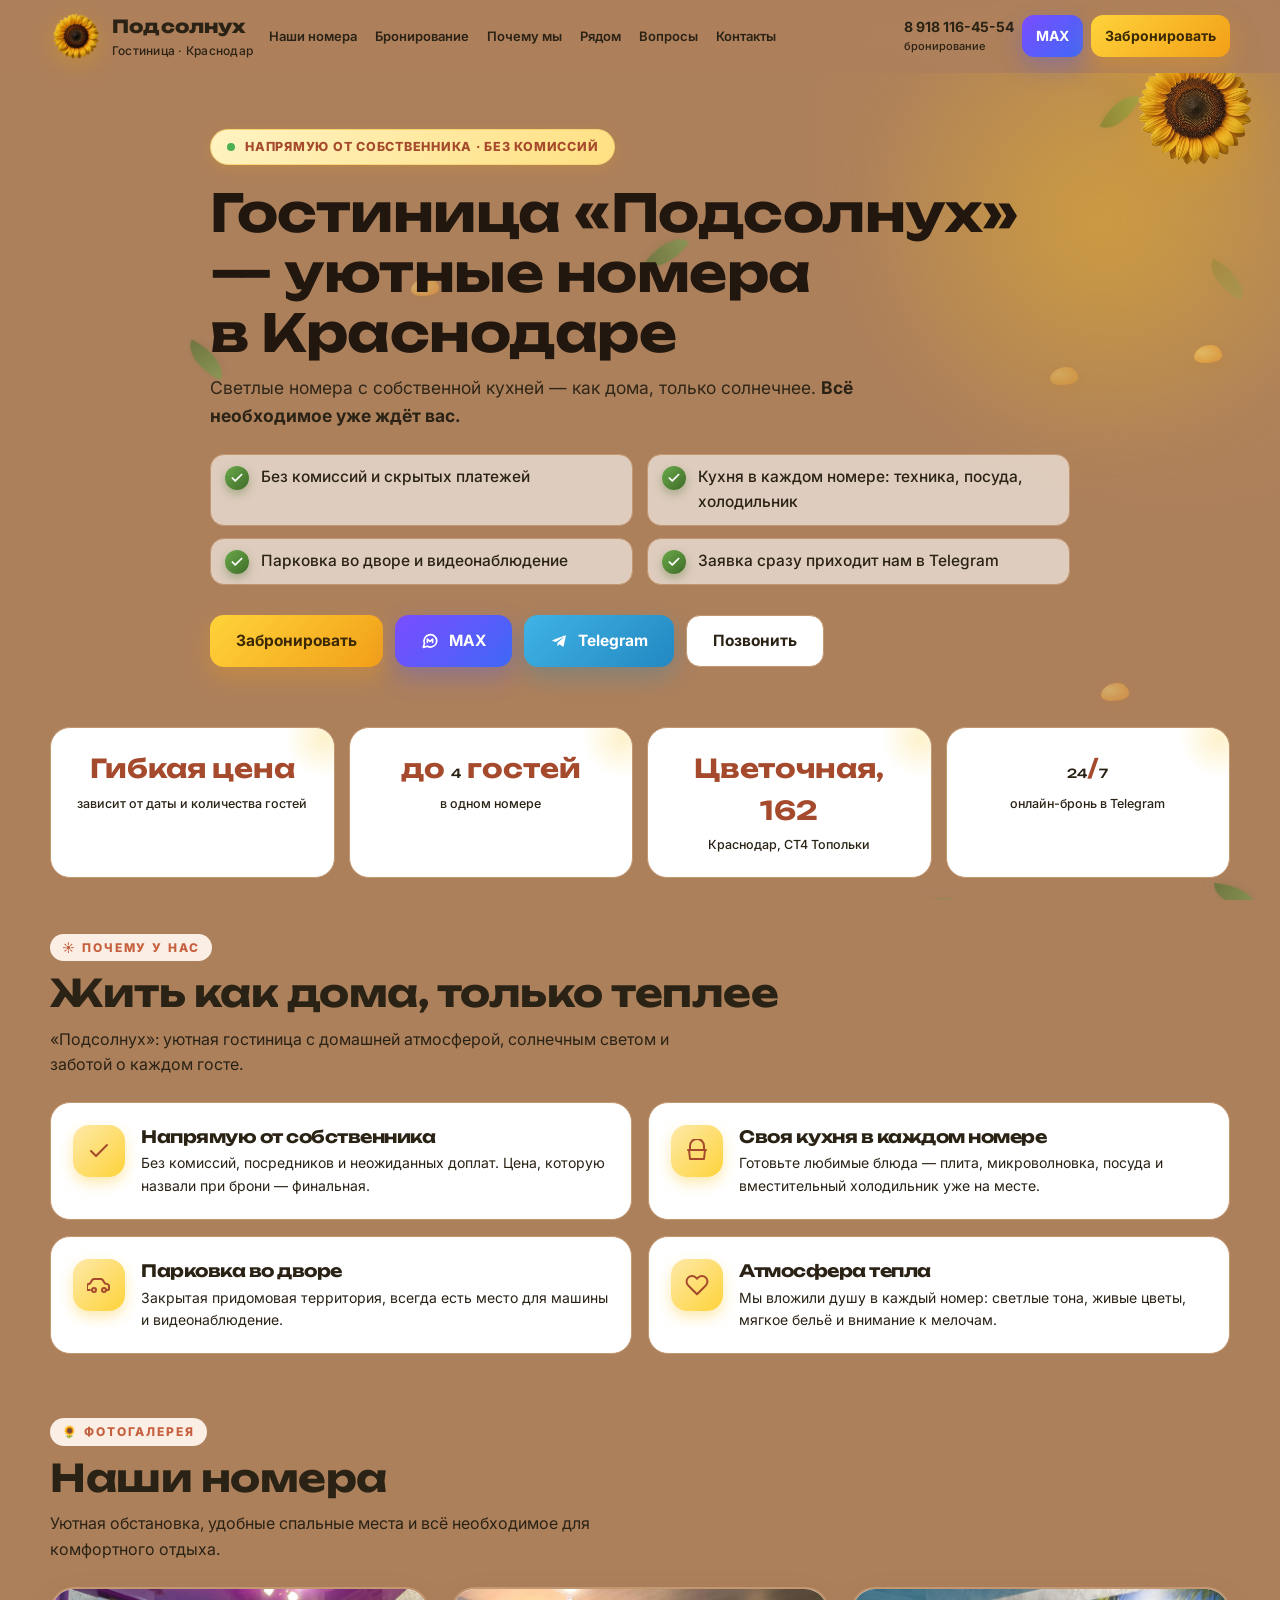
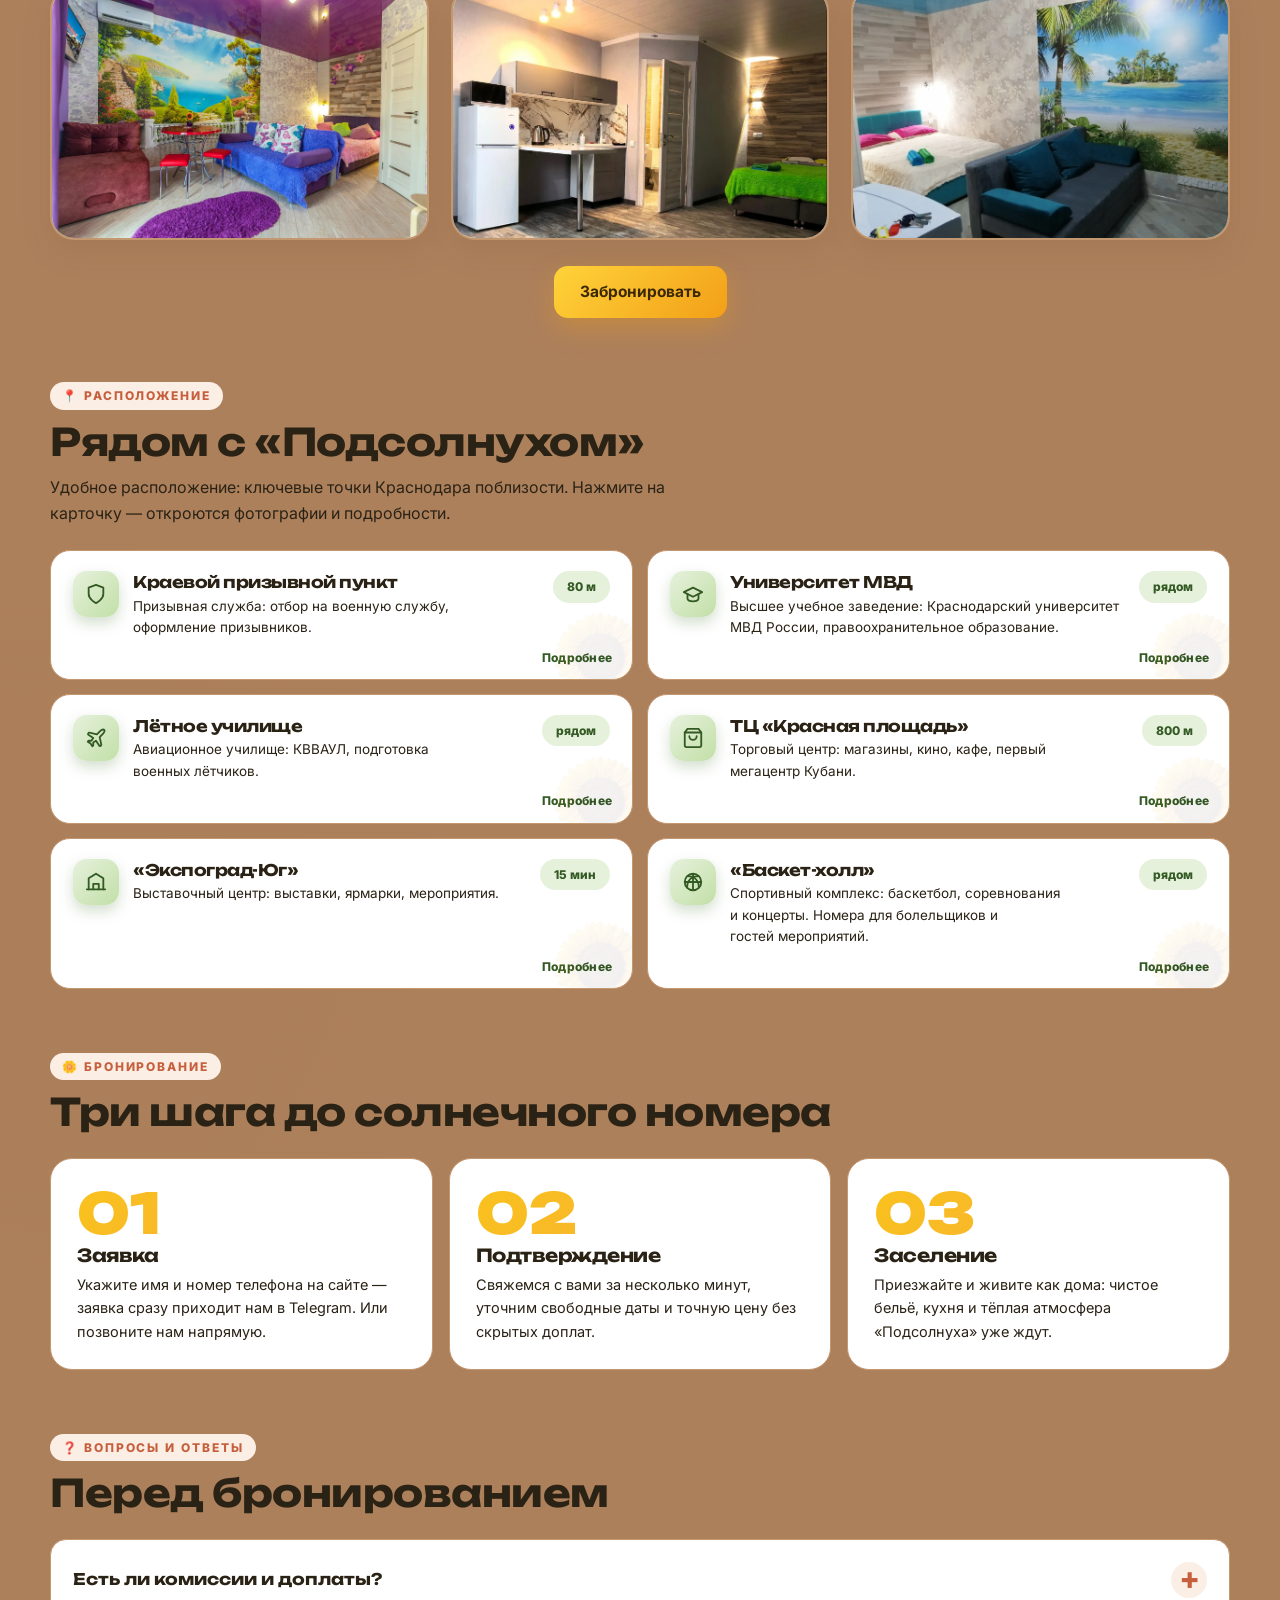
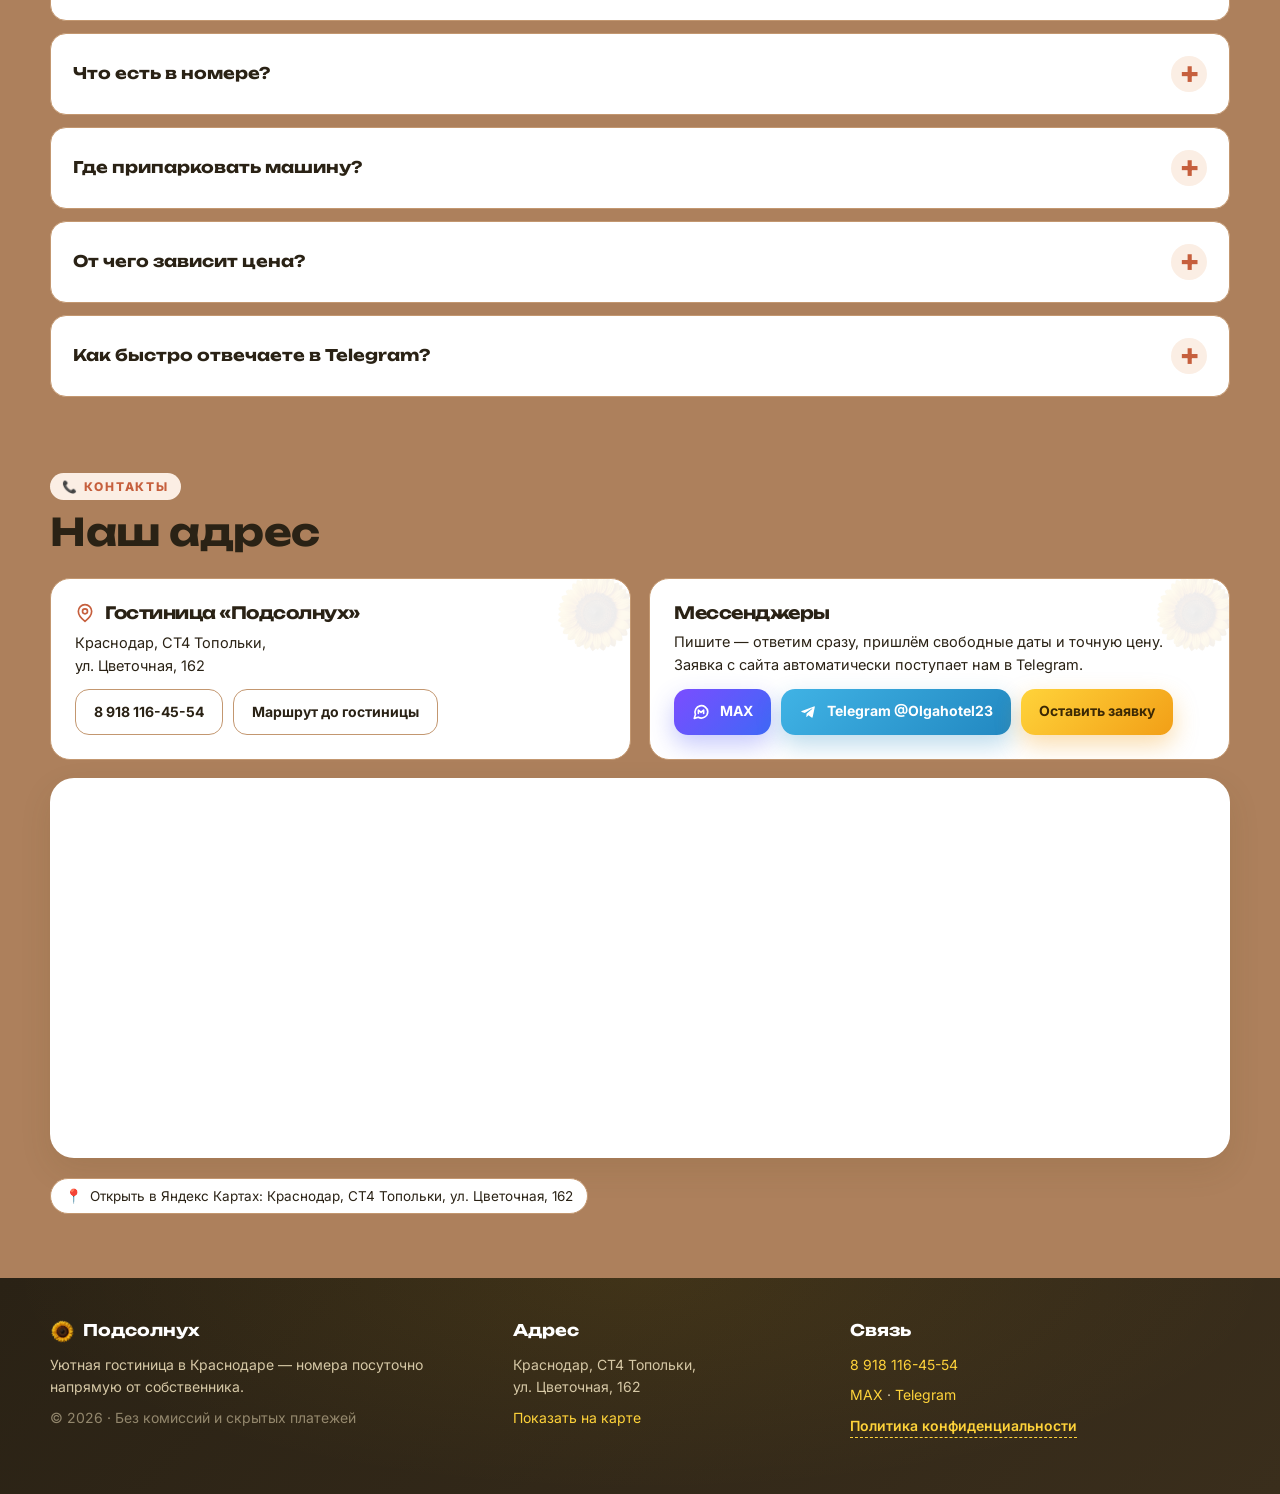
<file: index.html>
<!DOCTYPE html>
<html lang="ru">
<head>
<meta charset="UTF-8" />
<meta name="viewport" content="width=device-width, initial-scale=1, viewport-fit=cover" />
<title>Подсолнух — Гостиница в Краснодаре | Уютные номера посуточно</title>
<meta name="description" content="Гостиница «Подсолнух» в Краснодаре — уютные номера, своя кухня, парковка, видеонаблюдение. Цена зависит от даты и количества гостей — уточняйте по телефону 8 918 116-45-54." />
<meta name="theme-color" content="#ad805c" />
<meta name="color-scheme" content="light" />
<script>
/* Анимации появления включаем только при работающем JS: если скрипт не
   загрузился, класс снимается и весь контент остаётся видимым. */
(function () {
  var d = document.documentElement;
  d.classList.add('has-js');
  setTimeout(function () { if (!d.classList.contains('anim-ready')) d.classList.remove('has-js'); }, 2500);
})();
</script>
<meta property="og:type" content="website" />
<meta property="og:locale" content="ru_RU" />
<meta property="og:title" content="Подсолнух — уютные номера в Краснодаре" />
<meta property="og:description" content="Уютные номера, своя кухня и парковка. Цена зависит от даты и количества гостей — уточняйте по телефону." />
<meta property="og:image" content="https://podsolnuh.io/img/our-room-1.jpg" />
<link rel="canonical" href="https://podsolnuh.io/" />
<link rel="icon" href="img/favicon.png" type="image/png" sizes="128x128" />
<link rel="stylesheet" href="css/site.css?v=20261102-map-1" />

<!-- Preconnect for fonts -->
<link rel="preconnect" href="https://fonts.googleapis.com" />
<link rel="preconnect" href="https://fonts.gstatic.com" crossorigin />
<link href="https://fonts.googleapis.com/css2?family=Unbounded:wght@500;700;800;900&family=Inter:wght@400;500;600;700&display=swap" rel="stylesheet" />
<script type="application/ld+json">
{
  "@context": "https://schema.org",
  "@type": "Hotel",
  "name": "Гостиница «Подсолнух»",
  "description": "Уютные номера с кухней и парковкой в Краснодаре, напрямую от собственника.",
  "url": "https://podsolnuh.io/",
  "telephone": "+7-918-116-45-54",
  "image": "https://podsolnuh.io/img/our-room-1.jpg",
  "address": {
    "@type": "PostalAddress",
    "streetAddress": "СТ4 Топольки, ул. Цветочная, 162",
    "addressLocality": "Краснодар",
    "addressRegion": "Краснодарский край",
    "addressCountry": "RU"
  },
  "geo": {
    "@type": "GeoCoordinates",
    "latitude": 45.096534,
    "longitude": 38.990710
  },
  "hasMap": "https://yandex.ru/maps/35/krasnodar/house/tsvetochnaya_ulitsa_162/Z0EYfw5gTkQHQFpvfXx4d3lgYA==/?ll=38.990710%2C45.096534&z=17",
  "sameAs": ["https://t.me/Olgahotel23", "https://max.ru/u/f9LHodD0cOIbLwgK-CQN6QpeLWldb0OhTsbXg4qW7stL88F9IT36nmEuScw"]
}
</script>
</head>
<body>
<noscript><div class="noscript-notice">Чтобы оставить онлайн-заявку, включите JavaScript. Или позвоните: <a href="tel:+79181164554">8 918 116-45-54</a>.</div></noscript>

<!-- Декоративный фон: плавающие лепестки/листья -->
<div class="deco-layer" id="decoLayer" aria-hidden="true"></div>

<a class="skip-link" href="#main">Перейти к содержимому</a>

<!-- ====== ШАПКА ====== -->
<header id="header">
  <div class="wrap top">
    <a class="logo" href="#top" aria-label="Гостиница Подсолнух — на главную">
      <img class="logo-flower" src="img/sunflower.webp" alt="" aria-hidden="true" width="52" height="52" />
      <span class="logo-text">
        <strong>Подсолнух</strong>
        <span>Гостиница · Краснодар</span>
      </span>
    </a>
    <nav aria-label="Основная навигация">
      <ul>
        <li><a href="#our-rooms">Наши номера</a></li>
        <li><a href="rooms.html">Бронирование</a></li>
        <li><a href="#benefits">Почему мы</a></li>
        <li><a href="#near">Рядом</a></li>
        <li><a href="#faq">Вопросы</a></li>
        <li><a href="#contacts">Контакты</a></li>
      </ul>
    </nav>
    <div class="top-contacts">
      <a class="top-phone" href="tel:+79181164554">8 918 116-45-54<small>бронирование</small></a>
      <a class="btn max small header-max-btn" data-max href="https://max.ru/u/f9LHodD0cOIbLwgK-CQN6QpeLWldb0OhTsbXg4qW7stL88F9IT36nmEuScw" target="_blank" rel="noopener noreferrer">MAX</a>
      <a class="btn primary small header-book-btn" href="rooms.html">Забронировать</a>
    </div>
  </div>
</header>

<main id="main">
<div class="wrap" id="top">

  <!-- ====== HERO ====== -->
  <section class="hero" aria-labelledby="hero-title">
    <!-- большой подсолнух -->
    <img class="big-sunflower" src="img/sunflower.webp" alt="" aria-hidden="true" width="150" height="150" />

    <div class="hero-copy reveal-left">
      <p class="kicker"><span class="dot"></span>Напрямую от собственника · без комиссий</p>
      <h1 id="hero-title">Гостиница «Подсолнух» — уютные номера в&nbsp;Краснодаре</h1>
      <p class="lead">Светлые номера с собственной кухней — как дома, только солнечнее. <b>Всё необходимое уже ждёт вас.</b></p>
      <ul class="hero-points">
        <li><span class="check" aria-hidden="true"><svg width="14" height="14" viewBox="0 0 24 24" fill="none" stroke="#fff" stroke-width="3" stroke-linecap="round" stroke-linejoin="round"><path d="M20 6 9 17l-5-5"/></svg></span>Без комиссий и скрытых платежей</li>
        <li><span class="check" aria-hidden="true"><svg width="14" height="14" viewBox="0 0 24 24" fill="none" stroke="#fff" stroke-width="3" stroke-linecap="round" stroke-linejoin="round"><path d="M20 6 9 17l-5-5"/></svg></span>Кухня в каждом номере: техника, посуда, холодильник</li>
        <li><span class="check" aria-hidden="true"><svg width="14" height="14" viewBox="0 0 24 24" fill="none" stroke="#fff" stroke-width="3" stroke-linecap="round" stroke-linejoin="round"><path d="M20 6 9 17l-5-5"/></svg></span>Парковка во дворе и&nbsp;видеонаблюдение</li>
        <li><span class="check" aria-hidden="true"><svg width="14" height="14" viewBox="0 0 24 24" fill="none" stroke="#fff" stroke-width="3" stroke-linecap="round" stroke-linejoin="round"><path d="M20 6 9 17l-5-5"/></svg></span>Заявка сразу приходит нам в&nbsp;Telegram</li>
      </ul>
      <div class="cta-row">
        <a class="btn primary" href="rooms.html">Забронировать</a>
        <a class="btn max" data-max href="https://max.ru/u/f9LHodD0cOIbLwgK-CQN6QpeLWldb0OhTsbXg4qW7stL88F9IT36nmEuScw" target="_blank" rel="noopener noreferrer">
          <svg width="18" height="18" viewBox="0 0 24 24" fill="none" stroke="currentColor" stroke-width="2.2" stroke-linecap="round" stroke-linejoin="round" aria-hidden="true"><path d="M21 11.5a8.5 8.5 0 0 1-12.7 7.4L3 20.5l1.6-5.3A8.5 8.5 0 1 1 21 11.5z"/><path d="M8.5 14v-4.5L12 12.5l3.5-3V14"/></svg>
          MAX
        </a>
        <a class="btn tg" href="https://t.me/Olgahotel23" target="_blank" rel="noopener noreferrer">
          <svg width="18" height="18" viewBox="0 0 24 24" fill="currentColor" aria-hidden="true"><path d="M9.78 18.65l.28-4.23 7.68-6.92c.34-.31-.07-.46-.52-.19L7.74 13.3 3.64 12c-.88-.25-.89-.86.2-1.3l15.97-6.16c.73-.33 1.43.18 1.15 1.3l-2.72 12.81c-.19.91-.74 1.13-1.5.71L12.6 16.3l-1.99 1.93c-.23.23-.42.42-.83.42z"/></svg>
          Telegram
        </a>
        <a class="btn ghost" href="tel:+79181164554">Позвонить</a>
      </div>
    </div>

  </section>

  <!-- ====== ЦИФРЫ ====== -->
  <ul class="stats" aria-label="Коротко о гостинице">
    <li class="stat reveal-scale"><b>Гибкая цена</b><span>зависит от даты и количества гостей</span></li>
    <li class="stat reveal-scale d1"><b>до <span class="stat-num" data-count="4">4</span> гостей</b><span>в одном номере</span></li>
    <li class="stat reveal-scale d2"><b>Цветочная, 162</b><span>Краснодар, СТ4 Топольки</span></li>
    <li class="stat reveal-scale d3"><b><span class="stat-num" data-count="24">24</span>/<span class="stat-num" data-count="7">7</span></b><span>онлайн-бронь в Telegram</span></li>
  </ul>

  <!-- ====== ПРЕИМУЩЕСТВА ====== -->
  <section id="benefits" aria-labelledby="benefits-title">
    <div class="sec-head reveal">
      <p class="sec-kicker">☀️ Почему у нас</p>
      <h2 id="benefits-title">Жить как дома, только теплее</h2>
      <p class="sec-sub">«Подсолнух»: уютная гостиница с домашней атмосферой, солнечным светом и заботой о каждом госте.</p>
    </div>
    <div class="benefits">
      <div class="benefit reveal">
        <div class="benefit-icon" aria-hidden="true"><svg width="24" height="24" viewBox="0 0 24 24" fill="none" stroke="currentColor" stroke-width="2" stroke-linecap="round" stroke-linejoin="round"><path d="M20 6 9 17l-5-5"/></svg></div>
        <div><h3>Напрямую от собственника</h3><p>Без комиссий, посредников и неожиданных доплат. Цена, которую назвали при брони — финальная.</p></div>
      </div>
      <div class="benefit reveal d1">
        <div class="benefit-icon" aria-hidden="true"><svg width="24" height="24" viewBox="0 0 24 24" fill="none" stroke="currentColor" stroke-width="2" stroke-linecap="round" stroke-linejoin="round"><path d="M3 11h18"/><path d="M5 11V7a7 7 0 0 1 14 0v4"/><path d="M4 11l1 9h14l1-9"/></svg></div>
        <div><h3>Своя кухня в каждом номере</h3><p>Готовьте любимые блюда — плита, микроволновка, посуда и вместительный холодильник уже на месте.</p></div>
      </div>
      <div class="benefit reveal">
        <div class="benefit-icon" aria-hidden="true"><svg width="24" height="24" viewBox="0 0 24 24" fill="none" stroke="currentColor" stroke-width="2" stroke-linecap="round" stroke-linejoin="round"><path d="M19 17h2c.6 0 1-.4 1-1v-3c0-.9-.7-1.7-1.5-1.9L18 10.5l-2.4-3.6c-.4-.6-1-.9-1.7-.9H7c-.7 0-1.3.3-1.7.9L3 10.5 1.5 11c-.8.3-1.5 1-1.5 2v3c0 .6.4 1 1 1h2"/><circle cx="7" cy="17" r="2"/><circle cx="17" cy="17" r="2"/></svg></div>
        <div><h3>Парковка во дворе</h3><p>Закрытая придомовая территория, всегда есть место для машины и видеонаблюдение.</p></div>
      </div>
      <div class="benefit reveal d1">
        <div class="benefit-icon" aria-hidden="true"><svg width="24" height="24" viewBox="0 0 24 24" fill="none" stroke="currentColor" stroke-width="2" stroke-linecap="round" stroke-linejoin="round"><path d="M20.84 4.61a5.5 5.5 0 0 0-7.78 0L12 5.67l-1.06-1.06a5.5 5.5 0 0 0-7.78 7.78l1.06 1.06L12 21.23l7.78-7.78 1.06-1.06a5.5 5.5 0 0 0 0-7.78z"/></svg></div>
        <div><h3>Атмосфера тепла</h3><p>Мы вложили душу в каждый номер: светлые тона, живые цветы, мягкое бельё и внимание к мелочам.</p></div>
      </div>
    </div>
  </section>

  <!-- ====== НАШИ НОМЕРА ====== -->
  <section id="our-rooms" aria-labelledby="our-rooms-title">
    <div class="sec-head reveal">
      <p class="sec-kicker">🌻 Фотогалерея</p>
      <h2 id="our-rooms-title">Наши номера</h2>
      <p class="sec-sub">Уютная обстановка, удобные спальные места и всё необходимое для комфортного отдыха.</p>
    </div>
    <div class="our-rooms-grid">
      <figure class="our-room-card is-featured reveal" data-gallery-item data-full="img/our-room-1.jpg" data-webp="img/our-room-1.webp" data-alt="Просторный номер с зоной отдыха, диваном и двуспальной кроватью">
        <picture>
          <source srcset="img/our-room-1.webp" type="image/webp" />
          <img src="img/our-room-1.jpg" alt="Просторный номер с зоной отдыха, диваном и двуспальной кроватью" width="1600" height="1067" loading="lazy" decoding="async" />
        </picture>
      </figure>
      <figure class="our-room-card reveal d1" data-gallery-item data-full="img/our-room-5.jpg" data-webp="img/our-room-5.webp" data-alt="Уютная студия с кухонной зоной, холодильником и кроватью с зелёным покрывалом">
        <picture>
          <source srcset="img/our-room-5.webp" type="image/webp" />
          <img src="img/our-room-5.jpg" alt="Уютная студия с кухонной зоной, холодильником и кроватью с зелёным покрывалом" width="1600" height="1067" loading="lazy" decoding="async" />
        </picture>
      </figure>
      <figure class="our-room-card reveal" data-gallery-item data-full="img/our-room-4.jpg" data-webp="img/our-room-4.webp" data-alt="Комфортный номер с кроватью, диваном и морским панно">
        <picture>
          <source srcset="img/our-room-4.webp" type="image/webp" />
          <img src="img/our-room-4.jpg" alt="Комфортный номер с кроватью, диваном и морским панно" width="1600" height="1067" loading="lazy" decoding="async" />
        </picture>
      </figure>
    </div>
    <div class="our-rooms-cta reveal">
      <a class="btn primary" href="rooms.html">Забронировать</a>
    </div>
  </section>

  <!-- ====== РЯДОМ ====== -->
  <section id="near" aria-labelledby="near-title">
    <div class="sec-head reveal">
      <p class="sec-kicker">📍 Расположение</p>
      <h2 id="near-title">Рядом с «Подсолнухом»</h2>
      <p class="sec-sub">Удобное расположение: ключевые точки Краснодара поблизости. Нажмите на карточку — откроются фотографии и подробности.</p>
    </div>
    <div class="near">
      <a class="near-card reveal" href="near/prizyvnoy-punkt.html"><div class="near-icon" aria-hidden="true"><svg width="22" height="22" viewBox="0 0 24 24" fill="none" stroke="currentColor" stroke-width="2" stroke-linecap="round" stroke-linejoin="round"><path d="M12 22s8-4 8-10V5l-8-3-8 3v7c0 6 8 10 8 10z"/></svg></div><div><h3>Краевой призывной пункт</h3><p>Призывная служба: отбор на военную службу, оформление призывников.</p></div><span class="near-dist">80 м</span></a>
      <a class="near-card reveal d1" href="near/universitet-mvd.html"><div class="near-icon" aria-hidden="true"><svg width="22" height="22" viewBox="0 0 24 24" fill="none" stroke="currentColor" stroke-width="2" stroke-linecap="round" stroke-linejoin="round"><path d="M22 10 12 5 2 10l10 5 10-5z"/><path d="M6 12v5c0 1.7 2.7 3 6 3s6-1.3 6-3v-5"/></svg></div><div><h3>Университет МВД</h3><p>Высшее учебное заведение: Краснодарский университет МВД России, правоохранительное образование.</p></div><span class="near-dist">рядом</span></a>
      <a class="near-card reveal d2" href="near/letnoe-uchilishche.html"><div class="near-icon" aria-hidden="true"><svg width="22" height="22" viewBox="0 0 24 24" fill="none" stroke="currentColor" stroke-width="2" stroke-linecap="round" stroke-linejoin="round"><path d="M17.8 19.2 16 11l3.5-3.5C21 6 21.5 4 21 3c-1-.5-3 0-4.5 1.5L13 8 4.8 6.2c-.5-.1-.9.1-1.1.5l-.3.5c-.2.5-.1 1 .3 1.3L9 12l-2 3H4l-1 1 3 2 2 3 1-1v-3l3-2 3.5 5.3c.3.4.8.5 1.3.3l.5-.2c.4-.3.6-.7.5-1.2z"/></svg></div><div><h3>Лётное училище</h3><p>Авиационное училище: КВВАУЛ, подготовка военных лётчиков.</p></div><span class="near-dist">рядом</span></a>
      <a class="near-card reveal" href="near/trc-krasnaya-ploshchad.html"><div class="near-icon" aria-hidden="true"><svg width="22" height="22" viewBox="0 0 24 24" fill="none" stroke="currentColor" stroke-width="2" stroke-linecap="round" stroke-linejoin="round"><path d="M6 2 3 6v14a2 2 0 0 0 2 2h14a2 2 0 0 0 2-2V6l-3-4z"/><path d="M3 6h18"/><path d="M16 10a4 4 0 0 1-8 0"/></svg></div><div><h3>ТЦ «Красная площадь»</h3><p>Торговый центр: магазины, кино, кафе, первый мегацентр Кубани.</p></div><span class="near-dist">800 м</span></a>
      <a class="near-card reveal d1" href="near/ekspograd-yug.html"><div class="near-icon" aria-hidden="true"><svg width="22" height="22" viewBox="0 0 24 24" fill="none" stroke="currentColor" stroke-width="2" stroke-linecap="round" stroke-linejoin="round"><path d="M2 20h20"/><path d="M4 20V8l8-5 8 5v12"/><path d="M9 20v-6h6v6"/></svg></div><div><h3>«Экспоград-Юг»</h3><p>Выставочный центр: выставки, ярмарки, мероприятия.</p></div><span class="near-dist">15 мин</span></a>
      <a class="near-card reveal d2" href="near/basket-holl.html"><div class="near-icon" aria-hidden="true"><svg width="22" height="22" viewBox="0 0 24 24" fill="none" stroke="currentColor" stroke-width="2"><circle cx="12" cy="12" r="9"/><path d="M3 12h18M12 3v18M5.6 5.6c8 0 12.8 4.8 12.8 12.8M18.4 5.6c-8 0-12.8 4.8-12.8 12.8"/></svg></div><div><h3>«Баскет-холл»</h3><p>Спортивный комплекс: баскетбол, соревнования и концерты. Номера для болельщиков и гостей мероприятий.</p></div><span class="near-dist">рядом</span></a>
    </div>
  </section>

  <!-- ====== ШАГИ ====== -->
  <section id="steps" aria-labelledby="steps-title">
    <div class="sec-head reveal">
      <p class="sec-kicker">🌼 Бронирование</p>
      <h2 id="steps-title">Три шага до солнечного номера</h2>
    </div>
    <div class="steps">
      <div class="step reveal"><h3>Заявка</h3><p>Укажите имя и номер телефона на сайте — заявка сразу приходит нам в Telegram. Или позвоните нам напрямую.</p></div>
      <div class="step reveal d1"><h3>Подтверждение</h3><p>Свяжемся с вами за несколько минут, уточним свободные даты и точную цену без скрытых доплат.</p></div>
      <div class="step reveal d2"><h3>Заселение</h3><p>Приезжайте и живите как дома: чистое бельё, кухня и тёплая атмосфера «Подсолнуха» уже ждут.</p></div>
    </div>
  </section>

  <!-- ====== FAQ ====== -->
  <section id="faq" aria-labelledby="faq-title">
    <div class="sec-head reveal">
      <p class="sec-kicker">❓ Вопросы и ответы</p>
      <h2 id="faq-title">Перед бронированием</h2>
    </div>
    <details class="faq-item reveal"><summary>Есть ли комиссии и доплаты?</summary><p>Нет. Вы бронируете напрямую — без комиссий и скрытых платежей.</p></details>
    <details class="faq-item reveal"><summary>Что есть в номере?</summary><p>Кухонная зона с техникой и посудой, холодильник, удобные спальные места, свежее бельё, полотенца, душ и туалет. Останется только купить продукты.</p></details>
    <details class="faq-item reveal"><summary>Где припарковать машину?</summary><p>На закрытой придомовой территории с видеонаблюдением.</p></details>
    <details class="faq-item reveal"><summary>От чего зависит цена?</summary><p>Стоимость зависит от даты, срока проживания и количества гостей. Актуальную цену уточняйте по телефону.</p></details>
    <details class="faq-item reveal"><summary>Как быстро отвечаете в Telegram?</summary><p>Обычно за несколько минут. Заявка с сайта приходит нам мгновенно — и мы сразу связываемся с гостем.</p></details>
  </section>

  <!-- ====== КОНТАКТЫ ====== -->
  <section id="contacts" aria-labelledby="contacts-title">
    <div class="sec-head reveal">
      <p class="sec-kicker">📞 Контакты</p>
      <h2 id="contacts-title">Наш адрес</h2>
    </div>
    <div class="contacts-grid">
      <div class="addr-card reveal">
        <h3>
          <svg width="20" height="20" viewBox="0 0 24 24" fill="none" stroke="#c65f3d" stroke-width="2" stroke-linecap="round" stroke-linejoin="round" aria-hidden="true"><path d="M20 10c0 6-8 12-8 12s-8-6-8-12a8 8 0 0 1 16 0z"/><circle cx="12" cy="10" r="3"/></svg>
          Гостиница «Подсолнух»
        </h3>
        <p>Краснодар, СТ4 Топольки,<br>ул. Цветочная, 162</p>
        <div class="mess-row">
          <a class="btn ghost" href="tel:+79181164554">8 918 116-45-54</a>
          <a class="btn ghost" href="https://yandex.ru/maps/35/krasnodar/house/tsvetochnaya_ulitsa_162/Z0EYfw5gTkQHQFpvfXx4d3lgYA==/?ll=38.990710%2C45.096534&amp;z=17" target="_blank" rel="noopener noreferrer">Маршрут до гостиницы</a>
        </div>
      </div>
      <div class="addr-card reveal d1">
        <h3>Мессенджеры</h3>
        <p>Пишите — ответим сразу, пришлём свободные даты и точную цену. Заявка с сайта автоматически поступает нам в Telegram.</p>
        <div class="mess-row">
          <a class="btn max" data-max href="https://max.ru/u/f9LHodD0cOIbLwgK-CQN6QpeLWldb0OhTsbXg4qW7stL88F9IT36nmEuScw" target="_blank" rel="noopener noreferrer">
            <svg width="18" height="18" viewBox="0 0 24 24" fill="none" stroke="currentColor" stroke-width="2.2" stroke-linecap="round" stroke-linejoin="round" aria-hidden="true"><path d="M21 11.5a8.5 8.5 0 0 1-12.7 7.4L3 20.5l1.6-5.3A8.5 8.5 0 1 1 21 11.5z"/><path d="M8.5 14v-4.5L12 12.5l3.5-3V14"/></svg>
            MAX
          </a>
          <a class="btn tg" href="https://t.me/Olgahotel23" target="_blank" rel="noopener noreferrer">
            <svg width="18" height="18" viewBox="0 0 24 24" fill="currentColor" aria-hidden="true"><path d="M9.78 18.65l.28-4.23 7.68-6.92c.34-.31-.07-.46-.52-.19L7.74 13.3 3.64 12c-.88-.25-.89-.86.2-1.3l15.97-6.16c.73-.33 1.43.18 1.15 1.3l-2.72 12.81c-.19.91-.74 1.13-1.5.71L12.6 16.3l-1.99 1.93c-.23.23-.42.42-.83.42z"/></svg>
            Telegram @Olgahotel23
          </a>
          <a class="btn primary" href="rooms.html">Оставить заявку</a>
        </div>
      </div>
      <div class="map-wrap full-span">
        <!-- Метка стоит по координатам дома (СНТ Топольки-4, ул. Цветочная, 162):
             текстовый поиск «Краснодар, улица Цветочная, 162» уводит в СНТ «Дружба-1». -->
        <iframe class="map-frame" title="Карта: гостиница «Подсолнух» — Краснодар, СТ4 Топольки, ул. Цветочная, 162" src="https://yandex.ru/map-widget/v1/?lang=ru_RU&amp;z=17&amp;ll=38.990710%2C45.096534&amp;pt=38.990710%2C45.096534%2Cpm2rdm" loading="lazy"></iframe>
        <a class="map-link" href="https://yandex.ru/maps/35/krasnodar/house/tsvetochnaya_ulitsa_162/Z0EYfw5gTkQHQFpvfXx4d3lgYA==/?ll=38.990710%2C45.096534&amp;z=17" target="_blank" rel="noopener noreferrer">Открыть в Яндекс Картах: Краснодар, СТ4 Топольки, ул. Цветочная, 162</a>
      </div>
    </div>
  </section>

</div>
</main>

<!-- ====== ПОДВАЛ ====== -->
<footer>
  <div class="wrap foot">
    <div>
      <strong class="footer-brand"><img class="sunflower-inline" src="img/sunflower.webp" alt="" aria-hidden="true" /> Подсолнух</strong>
      <p>Уютная гостиница в Краснодаре — номера посуточно напрямую от собственника.</p>
      <p class="foot-note">© <span id="year">2026</span> · Без комиссий и скрытых платежей</p>
    </div>
    <div>
      <strong>Адрес</strong>
      <p>Краснодар, СТ4 Топольки,<br>ул. Цветочная, 162</p>
      <p><a href="https://yandex.ru/maps/35/krasnodar/house/tsvetochnaya_ulitsa_162/Z0EYfw5gTkQHQFpvfXx4d3lgYA==/?ll=38.990710%2C45.096534&amp;z=17" target="_blank" rel="noopener noreferrer">Показать на карте</a></p>
    </div>
    <div>
      <strong>Связь</strong>
      <p><a href="tel:+79181164554">8 918 116-45-54</a></p>
      <p>
        <a data-max href="https://max.ru/u/f9LHodD0cOIbLwgK-CQN6QpeLWldb0OhTsbXg4qW7stL88F9IT36nmEuScw" target="_blank" rel="noopener noreferrer">MAX</a>
        · <a href="https://t.me/Olgahotel23" target="_blank" rel="noopener noreferrer">Telegram</a>
      </p>
      <p><button type="button" class="privacy-button" id="privacyLink">Политика конфиденциальности</button></p>
    </div>
  </div>
</footer>

<!-- Подсолнух-прогресс прокрутки -->
<button class="scroll-sun" id="scrollSun" type="button" aria-label="Наверх">
  <img class="scroll-sun-flower" src="img/sunflower.webp" alt="" aria-hidden="true" width="52" height="52" />
  <svg class="scroll-sun-ring" viewBox="0 0 64 64" aria-hidden="true">
    <circle class="ring-bg" cx="32" cy="32" r="29"/>
    <circle class="ring-fg" cx="32" cy="32" r="29"/>
  </svg>
</button>

<!-- Липкая панель для мобильных -->
<div class="sticky-cta">
  <a class="btn ghost" href="tel:+79181164554">Звонок</a>
  <a class="btn max" data-max href="https://max.ru/u/f9LHodD0cOIbLwgK-CQN6QpeLWldb0OhTsbXg4qW7stL88F9IT36nmEuScw" target="_blank" rel="noopener noreferrer">MAX</a>
  <a class="btn primary" href="rooms.html">Бронь</a>
</div>

<!-- ====== МОДАЛКА ПОЛИТИКИ ====== -->
<div class="modal-backdrop policy-modal" id="policyModal" role="dialog" aria-modal="true" aria-hidden="true" aria-labelledby="policyTitle" hidden>
  <div class="modal">
    <button class="modal-close" type="button" aria-label="Закрыть">×</button>
    <h3 id="policyTitle">Политика конфиденциальности</h3>
    <p>Настоящая Политика действует в отношении информации, которую сайт гостиницы «Подсолнух» получает во время его использования. Отправка формы бронирования означает согласие с Политикой.</p>
    <p><b>1. Состав данных.</b> Имя и номер телефона — только то, что вы указываете в форме заявки.</p>
    <p><b>2. Цели.</b> Обратная связь с гостем, подбор свободных дат, согласование цены и подтверждение брони. Заявка сохраняется в закрытой Google Таблице, а модератор получает уведомление в Telegram.</p>
    <p><b>3. Конфиденциальность.</b> Данные не продаются и не публикуются. Доступ к заявкам имеют только уполномоченные сотрудники гостиницы. Для хранения заявок и уведомлений используются Google Таблицы и Telegram.</p>
    <p><b>4. Права гостя.</b> Можно попросить удалить заявку по телефону 8 918 116-45-54.</p>
  </div>
</div>

<!-- ====== ЛАЙТБОКС ПРОСМОТРА ФОТО ====== -->
<div class="modal-backdrop lightbox-modal" id="lightboxModal" role="dialog" aria-modal="true" aria-hidden="true" aria-label="Просмотр фотографии номера" hidden>
  <div class="lightbox-dialog">
    <button class="modal-close" type="button" aria-label="Закрыть" data-initial-focus>×</button>
    <button class="lightbox-nav lightbox-prev" type="button" id="lightboxPrev" aria-label="Предыдущее фото">‹</button>
    <button class="lightbox-nav lightbox-next" type="button" id="lightboxNext" aria-label="Следующее фото">›</button>
    <div class="lightbox-img-wrap">
      <picture>
        <source id="lightboxSource" srcset="img/our-room-1.webp" type="image/webp" />
        <img id="lightboxImg" src="img/our-room-1.jpg" alt="" width="1600" height="1067" decoding="async" />
      </picture>
    </div>
    <p class="lightbox-count" id="lightboxCount" aria-live="polite">1 / 3</p>
  </div>
</div>

<script type="module" src="js/app.js?v=20261102-map-1"></script>
</body>
</html>
</file>
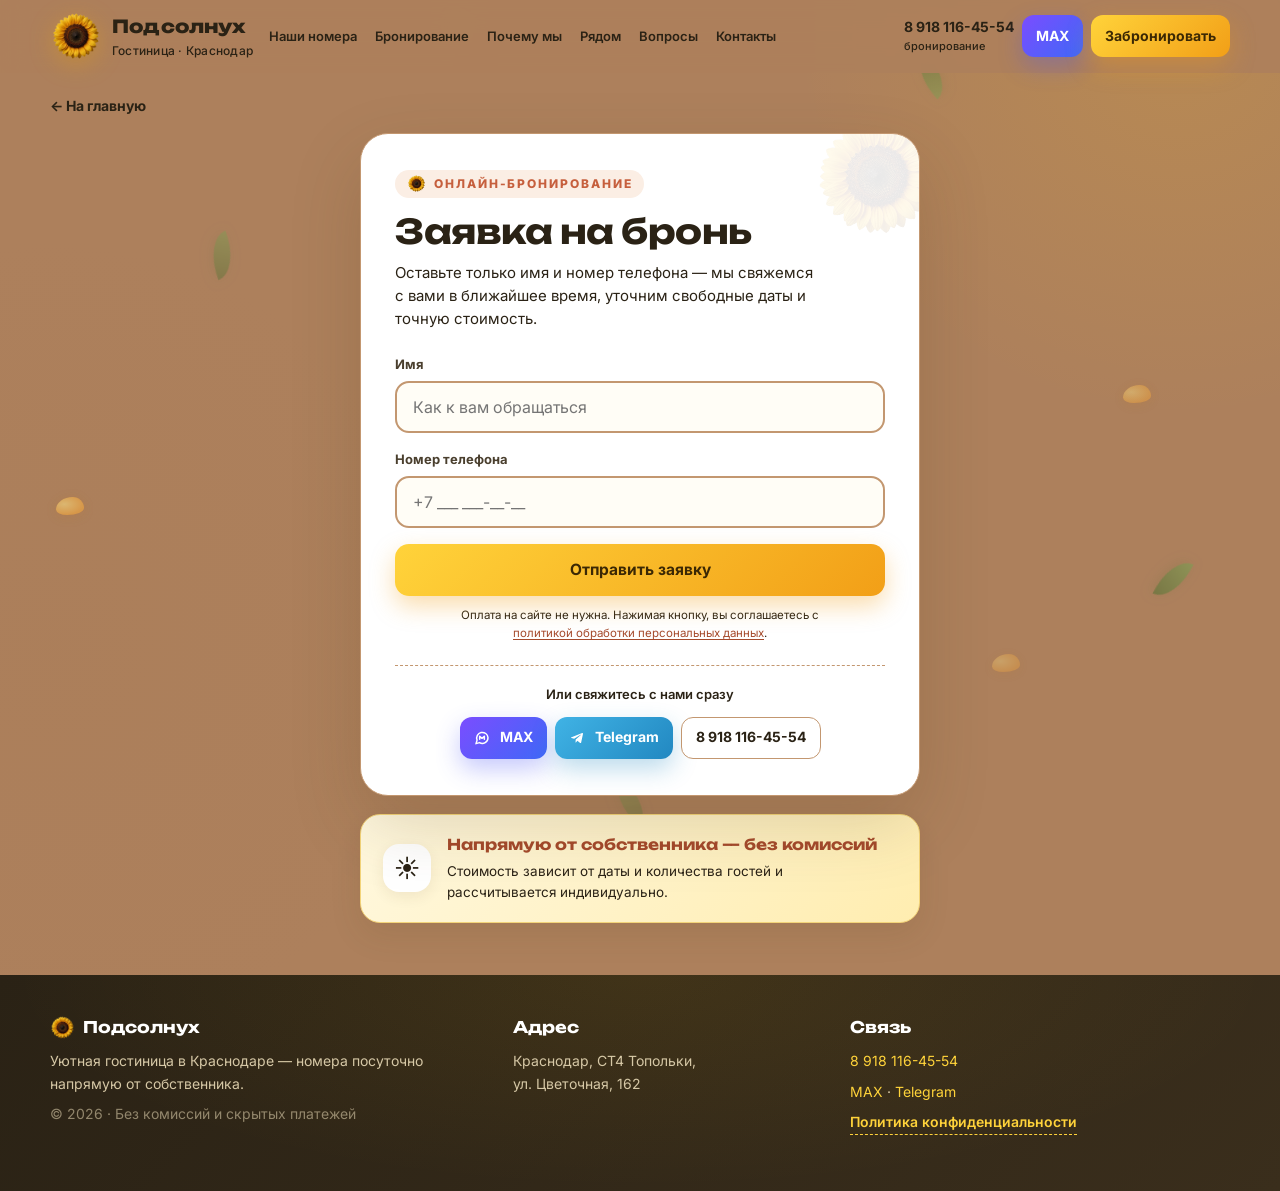
<file: rooms.html>
<!DOCTYPE html>
<html lang="ru">
<head>
<meta charset="UTF-8" />
<meta name="viewport" content="width=device-width, initial-scale=1, viewport-fit=cover" />
<title>Заявка на бронь — Гостиница «Подсолнух» в Краснодаре</title>
<meta name="description" content="Оставьте заявку на бронь в гостинице «Подсолнух» в Краснодаре — укажите только имя и номер телефона, и мы свяжемся с вами." />
<meta name="theme-color" content="#ad805c" />
<meta name="color-scheme" content="light" />
<script>
/* Анимации появления включаем только при работающем JS: если скрипт не
   загрузился, класс снимается и весь контент остаётся видимым. */
(function () {
  var d = document.documentElement;
  d.classList.add('has-js');
  setTimeout(function () { if (!d.classList.contains('anim-ready')) d.classList.remove('has-js'); }, 2500);
})();
</script>
<meta property="og:type" content="website" />
<meta property="og:locale" content="ru_RU" />
<meta property="og:title" content="Заявка на бронь — гостиница «Подсолнух» в Краснодаре" />
<meta property="og:description" content="Оставьте имя и номер телефона — мы свяжемся с вами, уточним свободные даты и точную стоимость." />
<meta property="og:image" content="https://podsolnuh.io/img/our-room-1.jpg" />
<link rel="canonical" href="https://podsolnuh.io/rooms.html" />
<link rel="icon" href="img/favicon.png" type="image/png" sizes="128x128" />
<link rel="stylesheet" href="css/site.css?v=20261102-map-1" />

<!-- Preconnect for fonts -->
<link rel="preconnect" href="https://fonts.googleapis.com" />
<link rel="preconnect" href="https://fonts.gstatic.com" crossorigin />
<link href="https://fonts.googleapis.com/css2?family=Unbounded:wght@500;700;800;900&family=Inter:wght@400;500;600;700&display=swap" rel="stylesheet" />
<script type="application/ld+json">
{
  "@context": "https://schema.org",
  "@type": "Hotel",
  "name": "Гостиница «Подсолнух»",
  "description": "Уютные номера с кухней и парковкой в Краснодаре, напрямую от собственника.",
  "url": "https://podsolnuh.io/",
  "telephone": "+7-918-116-45-54",
  "image": "https://podsolnuh.io/img/our-room-1.jpg",
  "address": {
    "@type": "PostalAddress",
    "streetAddress": "СТ4 Топольки, ул. Цветочная, 162",
    "addressLocality": "Краснодар",
    "addressRegion": "Краснодарский край",
    "addressCountry": "RU"
  },
  "geo": {
    "@type": "GeoCoordinates",
    "latitude": 45.096534,
    "longitude": 38.990710
  },
  "hasMap": "https://yandex.ru/maps/35/krasnodar/house/tsvetochnaya_ulitsa_162/Z0EYfw5gTkQHQFpvfXx4d3lgYA==/?ll=38.990710%2C45.096534&z=17",
  "sameAs": ["https://t.me/Olgahotel23", "https://max.ru/u/f9LHodD0cOIbLwgK-CQN6QpeLWldb0OhTsbXg4qW7stL88F9IT36nmEuScw"]
}
</script>
</head>
<body>
<noscript><div class="noscript-notice">Для отправки онлайн-заявки включите JavaScript или позвоните нам напрямую: <a href="tel:+79181164554">8 918 116-45-54</a>.</div></noscript>

<!-- Декоративный фон: плавающие лепестки/листья -->
<div class="deco-layer" id="decoLayer" aria-hidden="true"></div>

<a class="skip-link" href="#main">Перейти к содержимому</a>

<!-- ====== ШАПКА ====== -->
<header id="header">
  <div class="wrap top">
    <a class="logo" href="index.html" aria-label="Гостиница Подсолнух — на главную">
      <img class="logo-flower" src="img/sunflower.webp" alt="" aria-hidden="true" width="52" height="52" />
      <span class="logo-text">
        <strong>Подсолнух</strong>
        <span>Гостиница · Краснодар</span>
      </span>
    </a>
    <nav aria-label="Основная навигация">
      <ul>
        <li><a href="index.html#our-rooms">Наши номера</a></li>
        <li><a href="#booking" aria-current="page">Бронирование</a></li>
        <li><a href="index.html#benefits">Почему мы</a></li>
        <li><a href="index.html#near">Рядом</a></li>
        <li><a href="index.html#faq">Вопросы</a></li>
        <li><a href="index.html#contacts">Контакты</a></li>
      </ul>
    </nav>
    <div class="top-contacts">
      <a class="top-phone" href="tel:+79181164554">8 918 116-45-54<small>бронирование</small></a>
      <a class="btn max small header-max-btn" data-max href="https://max.ru/u/f9LHodD0cOIbLwgK-CQN6QpeLWldb0OhTsbXg4qW7stL88F9IT36nmEuScw" target="_blank" rel="noopener noreferrer">MAX</a>
      <button class="btn primary small header-book-btn" type="button" data-book="">Забронировать</button>
    </div>
  </div>
</header>

<main id="main">
<div class="wrap" id="top">
  <a class="page-back" href="index.html">← На главную</a>

  <section class="booking-page" id="booking" aria-labelledby="bookTitle" aria-describedby="bookIntro">
    <div class="booking-shell">
      <div class="booking-card reveal">
        <p class="sec-kicker"><img class="sunflower-inline" src="img/sunflower.webp" alt="" aria-hidden="true" /> Онлайн-бронирование</p>
        <h1 class="booking-title" id="bookTitle">Заявка на бронь</h1>
        <p class="booking-sub" id="bookIntro">Оставьте только имя и номер телефона — мы свяжемся с вами в ближайшее время, уточним свободные даты и точную стоимость.</p>

        <form id="bookForm" novalidate>
          <div class="vh" aria-hidden="true">
            <label for="website">Не заполняйте</label>
            <input id="website" name="website" type="text" tabindex="-1" autocomplete="off" />
          </div>
          <div class="field">
            <label for="fName">Имя</label>
            <input id="fName" name="name" type="text" autocomplete="name" placeholder="Как к вам обращаться" minlength="2" maxlength="100" aria-describedby="errName" required />
            <p class="err" id="errName">Представьтесь, пожалуйста.</p>
          </div>
          <div class="field">
            <label for="fPhone">Номер телефона</label>
            <input id="fPhone" name="phone" type="tel" inputmode="tel" autocomplete="tel" placeholder="+7 ___ ___-__-__" maxlength="32" aria-describedby="errPhone" required />
            <p class="err" id="errPhone">Укажите номер телефона для связи.</p>
          </div>
          <button class="btn primary full-width" type="submit" id="submitBtn">Отправить заявку</button>
          <p class="form-hint-under">Оплата на сайте не нужна. Нажимая кнопку, вы соглашаетесь с <button class="privacy-button" type="button" data-policy>политикой обработки персональных данных</button>.</p>
          <p class="form-status" id="formStatus" role="status" aria-live="polite"></p>
        </form>

        <div class="booking-alt">
          <p class="booking-alt-label">Или свяжитесь с нами сразу</p>
          <div class="booking-alt-actions">
            <a class="btn max small" data-max href="https://max.ru/u/f9LHodD0cOIbLwgK-CQN6QpeLWldb0OhTsbXg4qW7stL88F9IT36nmEuScw" target="_blank" rel="noopener noreferrer">
              <svg width="16" height="16" viewBox="0 0 24 24" fill="none" stroke="currentColor" stroke-width="2.2" stroke-linecap="round" stroke-linejoin="round" aria-hidden="true"><path d="M21 11.5a8.5 8.5 0 0 1-12.7 7.4L3 20.5l1.6-5.3A8.5 8.5 0 1 1 21 11.5z"/><path d="M8.5 14v-4.5L12 12.5l3.5-3V14"/></svg>
              MAX
            </a>
            <a class="btn tg small" href="https://t.me/Olgahotel23" target="_blank" rel="noopener noreferrer">
              <svg width="16" height="16" viewBox="0 0 24 24" fill="currentColor" aria-hidden="true"><path d="M9.78 18.65l.28-4.23 7.68-6.92c.34-.31-.07-.46-.52-.19L7.74 13.3 3.64 12c-.88-.25-.89-.86.2-1.3l15.97-6.16c.73-.33 1.43.18 1.15 1.3l-2.72 12.81c-.19.91-.74 1.13-1.5.71L12.6 16.3l-1.99 1.93c-.23.23-.42.42-.83.42z"/></svg>
              Telegram
            </a>
            <a class="btn ghost small" href="tel:+79181164554">8 918 116-45-54</a>
          </div>
        </div>
      </div>

      <div class="rooms-price-note booking-price-note reveal" role="note">
        <span class="price-note-icon" aria-hidden="true">☀️</span>
        <div class="price-note-copy">
          <strong>Напрямую от собственника — без комиссий</strong>
          <p>Стоимость зависит от даты и количества гостей и рассчитывается индивидуально.</p>
        </div>
      </div>
    </div>
  </section>
</div>
</main>

<!-- ====== ПОДВАЛ ====== -->
<footer>
  <div class="wrap foot">
    <div>
      <strong class="footer-brand"><img class="sunflower-inline" src="img/sunflower.webp" alt="" aria-hidden="true" /> Подсолнух</strong>
      <p>Уютная гостиница в Краснодаре — номера посуточно напрямую от собственника.</p>
      <p class="foot-note">© <span id="year">2026</span> · Без комиссий и скрытых платежей</p>
    </div>
    <div>
      <strong>Адрес</strong>
      <p>Краснодар, СТ4 Топольки,<br>ул. Цветочная, 162</p>
    </div>
    <div>
      <strong>Связь</strong>
      <p><a href="tel:+79181164554">8 918 116-45-54</a></p>
      <p>
        <a data-max href="https://max.ru/u/f9LHodD0cOIbLwgK-CQN6QpeLWldb0OhTsbXg4qW7stL88F9IT36nmEuScw" target="_blank" rel="noopener noreferrer">MAX</a>
        · <a href="https://t.me/Olgahotel23" target="_blank" rel="noopener noreferrer">Telegram</a>
      </p>
      <p><button type="button" class="privacy-button" id="privacyLink">Политика конфиденциальности</button></p>
    </div>
  </div>
</footer>

<!-- Подсолнух-прогресс прокрутки -->
<button class="scroll-sun" id="scrollSun" type="button" aria-label="Наверх">
  <img class="scroll-sun-flower" src="img/sunflower.webp" alt="" aria-hidden="true" width="52" height="52" />
  <svg class="scroll-sun-ring" viewBox="0 0 64 64" aria-hidden="true">
    <circle class="ring-bg" cx="32" cy="32" r="29"/>
    <circle class="ring-fg" cx="32" cy="32" r="29"/>
  </svg>
</button>

<!-- Липкая панель для мобильных -->
<div class="sticky-cta">
  <a class="btn ghost" href="tel:+79181164554">Звонок</a>
  <a class="btn max" data-max href="https://max.ru/u/f9LHodD0cOIbLwgK-CQN6QpeLWldb0OhTsbXg4qW7stL88F9IT36nmEuScw" target="_blank" rel="noopener noreferrer">MAX</a>
  <button class="btn primary" type="button" data-book="">Бронь</button>
</div>

<!-- ====== МОДАЛКА ПОЛИТИКИ ====== -->
<div class="modal-backdrop policy-modal" id="policyModal" role="dialog" aria-modal="true" aria-hidden="true" aria-labelledby="policyTitle" hidden>
  <div class="modal">
    <button class="modal-close" type="button" aria-label="Закрыть">×</button>
    <h3 id="policyTitle">Политика конфиденциальности</h3>
    <p>Настоящая Политика действует в отношении информации, которую сайт гостиницы «Подсолнух» получает во время его использования. Отправка формы бронирования означает согласие с Политикой.</p>
    <p><b>1. Состав данных.</b> Имя и номер телефона — только то, что вы указываете в форме заявки.</p>
    <p><b>2. Цели.</b> Обратная связь с гостем, подбор свободных дат, согласование цены и подтверждение брони. Заявка сохраняется в закрытой Google Таблице, а модератор получает уведомление в Telegram.</p>
    <p><b>3. Конфиденциальность.</b> Данные не продаются и не публикуются. Доступ к заявкам имеют только уполномоченные сотрудники гостиницы. Для хранения заявок и уведомлений используются Google Таблицы и Telegram.</p>
    <p><b>4. Права гостя.</b> Можно попросить удалить заявку по телефону 8 918 116-45-54.</p>
  </div>
</div>

<script type="module" src="js/app.js?v=20261102-map-1"></script>
</body>
</html>
</file>
<file: css/site.css>
/* =========================================================================
   ПОДСОЛНУХ — сайт гостиницы
   Тёплая шоколадная палитра: какао, ярко-жёлтый, терракота, глубокая зелень.
   ========================================================================= */

:root {
  --bg: #ad805c;
  --bg-2: #916743;
  --surface: #ffffff;
  --ink: #2a2215;
  --ink-soft: #4a3f2e;
  --muted: #2a2215;
  --line: #c39770;
  --sun: #f9c21d;          /* яркий подсолнух */
  --sun-deep: #e8a300;
  --sun-soft: #fde9a8;
  --petal: #f7a93c;        /* лепесток */
  --terra: #c65f3d;
  --terra-dark: #a54a2c;
  --terra-soft: #fbeee4;
  --leaf: #4e7d3a;         /* листья */
  --leaf-deep: #345a24;
  --leaf-soft: #e6f1dc;
  --radius: 20px;
  --shadow: 0 12px 32px rgba(80, 56, 20, 0.10);
  --shadow-lg: 0 28px 70px rgba(80, 56, 20, 0.18);
  --max: 1180px;
}

*, *::before, *::after { box-sizing: border-box; }
html { scroll-behavior: smooth; -webkit-text-size-adjust: 100%; scroll-padding-top: 88px; overflow-x: hidden; overflow-x: clip; }

body {
  margin: 0;
  color: var(--ink);
  font: 16px/1.6 'Inter', -apple-system, BlinkMacSystemFont, "Segoe UI", Roboto, sans-serif;
  background: var(--bg);
  overflow-x: hidden;
  overflow-x: clip; /* телефон: страница ровно по ширине экрана, без горизонтального скролла */
}

/* ---------- ДЕКОРАТИВНЫЕ ПОДСОЛНУХИ ФОНА ---------- */
.deco-layer {
  position: fixed; inset: 0; pointer-events: none; z-index: 0; overflow: hidden;
}
.deco {
  position: absolute; will-change: transform;
  opacity: .55;
  animation-timing-function: ease-in-out;
  animation-iteration-count: infinite;
}
.deco.petal {
  width: 28px; height: 18px;
  background: radial-gradient(ellipse at 30% 40%, #ffe082, #f7a93c 70%);
  border-radius: 60% 40% 60% 40% / 70% 60% 40% 30%;
  filter: drop-shadow(0 2px 6px rgba(200, 120, 20, .25));
}
.deco.leaf {
  width: 44px; height: 24px;
  background: linear-gradient(120deg, #6ea64f, #3e6b28);
  border-radius: 0 100% 0 100%;
  transform-origin: 0% 100%;
  filter: drop-shadow(0 2px 6px rgba(60, 100, 40, .25));
}
.deco.seed {
  width: 14px; height: 14px; border-radius: 50%;
  background: radial-gradient(circle at 30% 30%, #7a4f1f, #3f2910);
}

@keyframes float-slow {
  0%,100% { transform: translate(0,0) rotate(0deg); }
  50%     { transform: translate(6px,-10px) rotate(1.5deg); }
}
@keyframes float-med {
  0%,100% { transform: translate(0,0) rotate(0deg); }
  50%     { transform: translate(-5px,-8px) rotate(-1.5deg); }
}
@keyframes float-fast {
  0%,100% { transform: translate(0,0) rotate(0deg); }
  50%     { transform: translate(4px,-6px) rotate(2deg); }
}
@keyframes fall {
  0%   { transform: translate(0,-10vh) rotate(0deg); opacity: 0; }
  10%  { opacity: .8; }
  90%  { opacity: .8; }
  100% { transform: translate(var(--drift,60px), 110vh) rotate(540deg); opacity: 0; }
}
@keyframes sway {
  0%,100% { transform: rotate(-2deg); }
  50%     { transform: rotate(2deg); }
}
@keyframes spin-slow { to { transform: rotate(360deg); } }
@keyframes pulse-glow {
  0%,100% { box-shadow: 0 0 0 0 rgba(249, 194, 29, .55); }
  50%     { box-shadow: 0 0 0 18px rgba(249, 194, 29, 0); }
}

/* Плавающие лепестки, падающие сверху */
.falling-petal {
  position: absolute; top: -40px; z-index: 1; pointer-events: none;
  animation: fall linear infinite;
  opacity: .75;
}

img { display: block; max-width: 100%; height: auto; }
a { color: var(--terra-dark); text-decoration: none; }
button { font: inherit; cursor: pointer; border: 0; background: none; }
h1,h2,h3 { font-family: 'Unbounded', sans-serif; text-wrap: balance; line-height: 1.15; margin: 0 0 12px; letter-spacing: -0.5px; max-width: 100%; overflow-wrap: break-word; }
p { text-wrap: pretty; margin: 0 0 10px; }

:focus-visible { outline: 3px solid var(--sun); outline-offset: 3px; border-radius: 6px; }

.skip-link {
  position: absolute; left: -9999px; top: 0; z-index: 400;
  background: var(--ink); color: #fff; padding: 12px 18px; border-radius: 0 0 12px 0;
}
.skip-link:focus { left: 0; }
.vh { position: absolute !important; width: 1px; height: 1px; margin: -1px; clip: rect(0 0 0 0); white-space: nowrap; overflow: hidden; border: 0; padding: 0; }

.wrap { width: min(100% - 32px, var(--max)); margin: 0 auto; position: relative; z-index: 2; }

/* ---------- ШАПКА ---------- */
header {
  position: sticky; top: 0; z-index: 100;
  background: rgba(173, 128, 92, 0.95);
  backdrop-filter: blur(14px) saturate(1.2);
  -webkit-backdrop-filter: blur(14px) saturate(1.2);
  border-bottom: 1px solid transparent;
  transition: border-color .3s, box-shadow .3s, background .3s;
}
header.scrolled { border-color: var(--line); box-shadow: 0 8px 28px rgba(80, 56, 20, 0.08); }
.top { display: flex; align-items: center; gap: 8px; padding: 10px 0; }

.logo { display: flex; align-items: center; gap: 10px; text-decoration: none; color: var(--ink); flex-shrink: 0; }
.logo-flower {
  width: 52px; height: 52px; flex-shrink: 0; position: relative;
  animation: sway 6s ease-in-out infinite;
  transform-origin: 50% 80%;
  filter: drop-shadow(0 6px 12px rgba(232, 163, 0, .35));
}
.logo-text strong {
  display: block; font-family: 'Unbounded', sans-serif;
  font-size: 18px; font-weight: 800; letter-spacing: .01em; color: var(--ink);
}
.logo-text span { display: block; font-size: 12px; color: var(--muted); font-weight: 500; letter-spacing: .02em; }

.top-contacts { margin-left: auto; display: flex; align-items: center; gap: 8px; }
.top-phone { font-weight: 700; text-decoration: none; color: var(--ink); white-space: nowrap; font-size: 14px; }
.top-phone small { display: block; font-weight: 500; color: var(--muted); font-size: 11px; }

nav ul { display: none; gap: 2px; list-style: none; margin: 0; padding: 0; }
nav a {
  color: var(--muted); text-decoration: none; font-size: 13px; font-weight: 600;
  padding: 8px 8px; border-radius: 10px; transition: background .2s, color .2s, transform .2s;
  display: inline-block; white-space: nowrap;
}
nav a:hover { color: var(--ink); background: var(--sun-soft); }

/* на мобильных прячем телефон, MAX в шапке и навигацию, оставляем только кнопку Забронировать */
.header-book-btn { white-space: nowrap; }
/* на узких ноутбуках MAX в шапке уступает место меню: он есть в первом экране и контактах */
@media (min-width: 900px) and (max-width: 1239px) {
  .header-max-btn { display: none !important; }
}
@media (max-width: 899px) {
  .top-phone, nav, .header-max-btn { display: none !important; }
  .logo-text span { display: none; }
  .logo-flower { width: 42px; height: 42px; }
  .logo-text strong { font-size: 17px; }
  .header-book-btn { min-height: 42px; padding: 0 16px; font-size: 14px; }
}

/* ---------- КНОПКИ ---------- */
.btn {
  display: inline-flex; align-items: center; justify-content: center; gap: 10px;
  min-height: 52px; padding: 0 26px; border-radius: 14px;
  font-weight: 700; font-size: 15.5px; text-decoration: none;
  transition: transform .2s cubic-bezier(.2,.9,.3,1.3), box-shadow .2s, background .2s;
  position: relative; overflow: hidden;
}
/* без движения при наведении */
.btn.primary {
  background: linear-gradient(135deg, #ffd33a, #f29f17);
  color: #3b2804; box-shadow: 0 10px 24px rgba(242, 159, 23, .35);
}
.btn.primary:hover { box-shadow: 0 16px 36px rgba(242, 159, 23, .5); }
.btn.green { background: linear-gradient(135deg, #6aa94a, #3e6b28); color: #fff; box-shadow: 0 10px 24px rgba(62, 107, 40, .30); }
.btn.tg { background: linear-gradient(135deg, #40b3e5, #2288c1); color: #fff; box-shadow: 0 10px 24px rgba(34, 136, 193, .30); }
.btn.max { background: linear-gradient(135deg, #7b4dff, #3f68f7); color: #fff; box-shadow: 0 10px 24px rgba(79, 88, 245, .32); }
.btn.max:hover { box-shadow: 0 16px 34px rgba(79, 88, 245, .46); }
.btn.ghost { background: var(--surface); color: var(--ink); border: 1.5px solid var(--line); }
.btn.ghost:hover { border-color: var(--sun); background: var(--sun-soft); }
.btn.small { min-height: 42px; padding: 0 14px; font-size: 14px; border-radius: 12px; }
.btn:disabled { opacity: .55; cursor: not-allowed; transform: none; box-shadow: none; }

/* ---------- HERO ---------- */
/* Фото в первом экране убрано: оставляем текстовый блок по центру колонки. */
.hero { padding: 44px 0 36px; display: grid; gap: 24px; justify-items: center; position: relative; }
.hero-copy { width: 100%; max-width: 780px; }
.hero::before {
  content: ''; position: absolute; width: 500px; height: 500px; border-radius: 50%;
  background: radial-gradient(circle, rgba(249,194,29,.35), rgba(249,194,29,0) 70%);
  top: -100px; right: -120px; z-index: -1; filter: blur(20px);
  animation: float-slow 10s ease-in-out infinite;
}

.kicker {
  display: inline-flex; align-items: center; gap: 10px;
  background: linear-gradient(135deg, #fff3c2, #ffe082);
  color: var(--terra-dark);
  border: 1px solid #f7d572; border-radius: 999px;
  font-size: 12.5px; font-weight: 800; letter-spacing: .06em; text-transform: uppercase;
  padding: 7px 16px; margin: 0 0 18px;
  box-shadow: 0 4px 14px rgba(242, 159, 23, .20);
  animation: float-med 5s ease-in-out infinite;
}
.kicker .dot { width: 8px; height: 8px; border-radius: 50%; background: #4caf50; animation: pulse-glow 2s infinite; }

h1 {
  /* сплошной тёмный цвет — заголовок читается на любом фоне и без анимации */
  font-size: clamp(30px, 5.2vw, 52px);
  color: #21170f;
  max-width: 22ch;
}
.hero-copy h1 { max-width: 26ch; }
.lead { font-size: 17.5px; color: #2f2618; max-width: 56ch; margin: 0 0 24px; }
.lead b { color: var(--ink); }

.hero-points { display: grid; gap: 12px; margin: 0 0 30px; padding: 0; list-style: none; }
.hero-points li {
  display: flex; gap: 12px; align-items: flex-start; font-size: 15.5px; font-weight: 500;
  padding: 10px 14px; background: rgba(255,255,255,.6); border-radius: 14px;
  border: 1px solid var(--line);
  backdrop-filter: blur(6px);
  transition: transform .25s, box-shadow .25s, border-color .25s;
}
.hero-points li:hover { border-color: var(--sun); box-shadow: 0 6px 18px rgba(249, 194, 29, .2); }
.hero-points .check {
  flex-shrink: 0; width: 24px; height: 24px; border-radius: 50%;
  background: linear-gradient(135deg, #6aa94a, #3e6b28);
  display: grid; place-items: center; margin-top: 1px;
  box-shadow: 0 4px 10px rgba(62, 107, 40, .35);
}

.cta-row { display: flex; flex-wrap: wrap; gap: 12px; }

/* большой подсолнух в углу hero */
.big-sunflower {
  position: absolute; right: -30px; top: -30px; width: 130px; height: 130px; object-fit: contain; border-radius: 50%;
  animation: spin-slow 40s linear infinite;
  opacity: .85; pointer-events: none;
  filter: drop-shadow(0 10px 20px rgba(232, 163, 0, .35));
  z-index: 3;
}

/* ---------- ЦИФРЫ ---------- */
.stats { display: grid; grid-template-columns: repeat(2, 1fr); gap: 14px; margin: 16px 0 44px; padding: 0; list-style: none; }
.stat {
  background: var(--surface); border: 1px solid var(--line); border-radius: var(--radius);
  padding: 20px; text-align: center; position: relative; overflow: hidden;
  transition: transform .3s, box-shadow .3s;
}
.stat::before {
  content: ''; position: absolute; top: -30px; right: -30px;
  width: 80px; height: 80px; border-radius: 50%;
  background: radial-gradient(circle, var(--sun-soft), transparent 70%);
  opacity: .6;
}
.stat:hover { box-shadow: var(--shadow); }
.stat b { display: block; font-family: 'Unbounded'; font-size: clamp(18px, 2.4vw, 26px); color: var(--terra-dark); overflow-wrap: anywhere; }
.stat span { font-size: 12.5px; color: var(--muted); font-weight: 500; }

/* ---------- СЕКЦИИ ---------- */
section { padding: 12px 0 52px; position: relative; }
.sec-head { margin-bottom: 24px; }
.sec-kicker {
  display: inline-flex; align-items: center; gap: 8px;
  font-size: 12px; font-weight: 800; letter-spacing: .16em; text-transform: uppercase;
  color: var(--terra); margin: 0 0 10px; padding: 4px 12px;
  background: var(--terra-soft); border-radius: 999px;
}
h2 { font-size: clamp(26px, 4vw, 38px); }
.sec-sub { color: var(--muted); margin: 0; max-width: 64ch; font-size: 16px; }

/* ---------- СТРАНИЦА ЗАЯВКИ НА БРОНЬ ---------- */
.page-back {
  display: inline-flex; align-items: center; gap: 8px;
  margin: 22px 0 4px; color: var(--muted); font-size: 14px; font-weight: 700;
}
.page-back:hover { color: var(--terra-dark); }
.booking-page { padding: 12px 0 40px; }
.booking-shell { max-width: 560px; margin: 0 auto; display: grid; gap: 18px; }
.booking-card {
  background: var(--surface); border: 1px solid var(--line); border-radius: 28px;
  padding: 36px 34px; box-shadow: var(--shadow-lg); position: relative; overflow: hidden;
}
.booking-card::before {
  content: ''; position: absolute; right: -24px; top: -24px; width: 132px; height: 132px;
  background: url('../img/sunflower.webp') center / contain no-repeat;
  opacity: .09; transform: rotate(-18deg); pointer-events: none;
}
.booking-title {
  color: var(--ink); background: none; -webkit-background-clip: initial; background-clip: initial;
  animation: none; font-size: clamp(26px, 4.2vw, 34px); margin: 4px 0 10px;
}
.booking-sub { color: var(--muted); font-size: 15px; line-height: 1.55; margin: 0 0 24px; }
.booking-card .field input { background: #fffdf6; }
.booking-card .field input:focus { background: #fff; }
.booking-alt {
  margin-top: 22px; padding-top: 18px; border-top: 1px dashed var(--line); text-align: center;
}
.booking-alt-label { font-size: 13px; font-weight: 600; color: var(--muted); margin: 0 0 12px; }
.booking-alt-actions { display: flex; flex-wrap: wrap; justify-content: center; gap: 8px; }
.rooms-price-note {
  display: flex; align-items: center; gap: 16px; max-width: 800px; margin: 0 auto;
  padding: 18px 22px; text-align: left; border: 1.5px solid #f3d479; border-radius: 20px;
  background: linear-gradient(135deg, #fff8df, #ffedb0); box-shadow: var(--shadow);
}
.booking-price-note { width: 100%; max-width: none; }
.price-note-icon {
  width: 48px; height: 48px; flex: 0 0 48px; display: grid; place-items: center;
  border-radius: 16px; background: #fff; font-size: 25px; box-shadow: 0 5px 14px rgba(80,56,20,.08);
}
.price-note-copy { flex: 1; }
.price-note-copy strong { display: block; color: var(--terra-dark); font-family: 'Unbounded', sans-serif; font-size: 15px; }
.price-note-copy p { margin: 4px 0 0; color: var(--muted); font-size: 13.5px; }

/* ---------- ПРЕИМУЩЕСТВА ---------- */
.benefits { display: grid; gap: 16px; }
.benefit {
  background: var(--surface); border: 1px solid var(--line); border-radius: var(--radius);
  padding: 22px; display: flex; gap: 16px; align-items: flex-start;
  transition: transform .3s, box-shadow .3s, border-color .3s;
  position: relative; overflow: hidden;
}
.benefit::before {
  content: ''; position: absolute; inset: 0;
  background: radial-gradient(circle at 0% 0%, var(--sun-soft), transparent 50%);
  opacity: 0; transition: opacity .3s;
}
.benefit:hover { box-shadow: var(--shadow); border-color: var(--sun); }
.benefit:hover::before { opacity: 1; }
.benefit-icon {
  width: 52px; height: 52px; border-radius: 16px; flex-shrink: 0;
  background: linear-gradient(135deg, var(--sun-soft), #ffd33a);
  color: var(--terra-dark); display: grid; place-items: center;
  box-shadow: 0 6px 14px rgba(249,194,29,.35);
  transition: transform .3s;
  position: relative; z-index: 1;
}
.benefit > div { position: relative; z-index: 1; }
.benefit h3 { font-size: 17px; margin: 2px 0 6px; }
.benefit p { margin: 0; color: var(--muted); font-size: 14px; }

.benefit-wide {
  grid-column: 1 / -1; border-radius: 24px; overflow: hidden; padding: 0;
  display: grid; grid-template-columns: 1fr; position: relative;
  border: none; box-shadow: var(--shadow);
}
.benefit-wide .bw-img img { width: 100%; height: 260px; object-fit: cover; transition: transform .7s; }
.bw-text { padding: 24px 28px 28px; background: var(--surface); }

/* ---------- ГАЛЕРЕЯ «НАШИ НОМЕРА» ---------- */
.our-rooms-grid { display: grid; gap: 18px; grid-template-columns: 1fr; }
.our-room-card {
  margin: 0; background: var(--surface); border: 2px solid var(--line);
  border-radius: 24px; overflow: hidden; box-shadow: var(--shadow);
  cursor: zoom-in; position: relative;
  transition: transform .35s cubic-bezier(.2,.9,.3,1.25), box-shadow .35s, border-color .3s;
}
.our-room-card:hover { transform: translateY(-4px); border-color: var(--sun); box-shadow: var(--shadow-lg); }
.our-room-card img {
  width: 100%; aspect-ratio: 3 / 2; object-fit: cover;
  transition: transform .6s cubic-bezier(.2,.8,.2,1);
}
.our-room-card:hover img { transform: scale(1.03); }
.our-rooms-cta { margin-top: 26px; display: flex; justify-content: center; }

/* Лайтбокс просмотра фото */
.lightbox-modal .lightbox-dialog {
  width: min(100%, 980px); background: #1e180f; color: #fff;
  border-radius: 24px; padding: 14px; position: relative; box-shadow: 0 28px 80px rgba(0,0,0,.55);
}
.lightbox-modal .lightbox-img-wrap { border-radius: 16px; overflow: hidden; background: #14100a; }
.lightbox-modal .lightbox-img-wrap img {
  width: 100%; max-height: 78vh; max-height: 78dvh; object-fit: contain; margin: 0 auto;
}
.lightbox-modal .modal-close {
  top: 22px; right: 22px; z-index: 4; background: rgba(30,24,15,.8);
  border-color: rgba(255,255,255,.35); color: #fff;
}
.lightbox-modal .modal-close:hover { background: var(--sun); color: var(--ink); border-color: var(--sun); }
.lightbox-nav {
  position: absolute; top: 50%; transform: translateY(-50%); z-index: 4;
  width: 44px; height: 44px; border-radius: 50%;
  background: rgba(30,24,15,.8); border: 1.5px solid rgba(255,255,255,.35);
  color: #fff; font-size: 24px; line-height: 1; display: grid; place-items: center;
  transition: background .2s, color .2s, border-color .2s;
}
.lightbox-nav:hover { background: var(--sun); color: var(--ink); border-color: var(--sun); }
.lightbox-prev { left: 24px; }
.lightbox-next { right: 24px; }
.lightbox-count {
  text-align: center; font-size: 13px; font-weight: 700; color: rgba(255,255,255,.82);
  margin: 10px 0 2px;
}
@media (min-width: 640px) {
  .our-rooms-grid { grid-template-columns: 1fr 1fr; gap: 22px; }
  /* три фото: на планшете первое идёт широкой обложкой, ниже — пара */
  .our-room-card.is-featured { grid-column: 1 / -1; }
  .our-room-card.is-featured img { aspect-ratio: 16 / 7; }
}
@media (min-width: 900px) {
  /* три фото в один ровный ряд */
  .our-rooms-grid { grid-template-columns: repeat(3, 1fr); }
  .our-room-card.is-featured { grid-column: auto; }
  .our-room-card.is-featured img { aspect-ratio: 3 / 2; }
}

/* ---------- РЯДОМ ---------- */
.near { display: grid; gap: 14px; }
.near-card {
  background: var(--surface); border: 1px solid var(--line); border-radius: var(--radius);
  padding: 20px 22px; display: flex; gap: 14px; align-items: flex-start;
  transition: transform .25s, box-shadow .25s, border-color .25s;
  position: relative; overflow: hidden;
}
.near-card::after {
  content: ''; position: absolute; right: -20px; bottom: -30px; width: 104px; height: 104px;
  background: url('../img/sunflower.webp') center / contain no-repeat;
  opacity: .06; transition: transform .4s, opacity .3s;
}
.near-card:hover { box-shadow: var(--shadow); border-color: var(--leaf); }
.near-card:hover::after { opacity: .18; }
.near-icon {
  width: 46px; height: 46px; border-radius: 14px; flex-shrink: 0;
  background: linear-gradient(135deg, var(--leaf-soft), #c2dfa7); color: var(--leaf-deep);
  display: grid; place-items: center;
  box-shadow: 0 6px 14px rgba(78,125,58,.25);
}
.near-card h3 { font-size: 16px; margin: 2px 0 4px; font-family: 'Unbounded'; }
.near-card p { margin: 0; color: var(--muted); font-size: 13.5px; }
.near-dist {
  margin-left: auto; flex-shrink: 0; background: var(--leaf-soft); color: var(--leaf-deep);
  border-radius: 999px; font-size: 12px; font-weight: 800; padding: 6px 14px; white-space: nowrap;
}

/* ---------- ШАГИ ---------- */
.steps { display: grid; gap: 16px; counter-reset: step; }
.step {
  background: var(--surface); border: 1px solid var(--line); border-radius: 22px;
  padding: 26px; position: relative; overflow: hidden;
  transition: transform .3s, box-shadow .3s;
}
.step:hover { box-shadow: var(--shadow); }
.step::before {
  counter-increment: step; content: counter(step, decimal-leading-zero);
  font-family: 'Unbounded';
  font-size: 56px; font-weight: 900;
  background: linear-gradient(135deg, var(--sun), var(--petal));
  -webkit-background-clip: text; background-clip: text; color: transparent;
  display: block; margin-bottom: 4px; line-height: 1;
}
.step h3 { font-size: 18px; margin: 0 0 8px; }
.step p { margin: 0; color: var(--muted); font-size: 14.5px; }

/* ---------- FAQ ---------- */
.faq-item {
  background: var(--surface); border: 1px solid var(--line);
  border-radius: 16px; margin-bottom: 12px; padding: 4px 22px;
  transition: box-shadow .25s, border-color .25s;
  overflow: hidden;
}
.faq-item:hover { box-shadow: 0 6px 18px rgba(80,56,20,.08); }
.faq-item[open] { border-color: var(--sun); box-shadow: 0 8px 22px rgba(249,194,29,.18); }
.faq-item summary {
  cursor: pointer; list-style: none; display: flex; justify-content: space-between;
  align-items: center; gap: 12px; padding: 18px 0; font-weight: 700; font-size: 16px;
  font-family: 'Unbounded';
}
.faq-item summary::-webkit-details-marker { display: none; }
.faq-item summary::after {
  content: '+'; color: var(--terra); font-size: 28px; line-height: 1;
  transition: transform .3s;
  width: 36px; height: 36px; border-radius: 50%;
  background: var(--terra-soft); display: grid; place-items: center;
  flex-shrink: 0;
}
.faq-item[open] summary::after { transform: rotate(45deg); background: var(--sun-soft); color: var(--terra-dark); }
.faq-item p { margin: 0 0 20px; color: var(--muted); font-size: 15px; }

/* ---------- КОНТАКТЫ ---------- */
.contacts-grid { display: grid; gap: 18px; }
.addr-card {
  background: var(--surface); border: 1px solid var(--line); border-radius: var(--radius);
  padding: 24px; position: relative; overflow: hidden;
  transition: transform .3s, box-shadow .3s;
}
.addr-card::before {
  content: ''; position: absolute; right: -10px; top: -10px; width: 88px; height: 88px;
  background: url('../img/sunflower.webp') center / contain no-repeat;
  opacity: .08; transform: rotate(-20deg);
}
.addr-card:hover { box-shadow: var(--shadow); }
.addr-card h3 { font-size: 17px; margin-bottom: 8px; display: flex; gap: 10px; align-items: center; }
.addr-card p { margin: 0 0 12px; color: var(--muted); font-size: 14.5px; }
.mess-row { display: flex; gap: 10px; flex-wrap: wrap; }
.mess-row .btn { min-height: 46px; padding: 0 18px; font-size: 14px; }
.map-frame {
  width: 100%; height: 380px; border: 0; border-radius: 24px;
  box-shadow: var(--shadow); background: var(--surface);
}

/* Ссылка под картой: ведёт на карточку дома в Яндекс Картах
   (Краснодар, СТ4 Топольки, ул. Цветочная, 162). */
.map-link {
  display: inline-flex; align-items: center; gap: 8px;
  margin-top: 12px; padding: 8px 14px;
  border: 1px solid var(--line); border-radius: 999px;
  background: var(--surface); color: var(--muted);
  font-size: 13.5px; line-height: 1.35; text-decoration: none;
  transition: color .2s ease, border-color .2s ease, transform .2s ease;
}
.map-link::before { content: "📍"; font-size: 14px; }
.map-link:hover { color: var(--terra); border-color: currentColor; transform: translateY(-1px); }

/* ---------- ПОДВАЛ ---------- */
footer {
  background: linear-gradient(135deg, #2a2215, #3a2e1c);
  color: #d6c8a6; padding: 40px 0 120px; margin-top: 12px;
  position: relative; overflow: hidden;
}
footer::before {
  content: ''; position: absolute; inset: 0;
  background: radial-gradient(ellipse at top, rgba(249,194,29,.08), transparent 70%);
}
footer a { color: #ffd33a; transition: color .2s; }
footer a:hover { color: #ffe082; }
footer button { color: #ffd33a; font-weight: 600; border-bottom: 1px dashed #ffd33a; padding: 0; }
.foot { display: grid; gap: 20px; position: relative; z-index: 1; }
.foot strong { color: #fff; display: block; margin-bottom: 10px; font-family: 'Unbounded'; }
.foot p { margin: 0 0 8px; font-size: 14px; }
.foot-note { font-size: 12.5px; opacity: .6; }

/* ---------- ЛИПКАЯ ПАНЕЛЬ (моб) ---------- */
.sticky-cta {
  position: fixed; left: 0; right: 0; bottom: 0; z-index: 120;
  display: none; gap: 8px; padding: 10px 12px calc(10px + env(safe-area-inset-bottom));
  background: rgba(173,128,92,.97); backdrop-filter: blur(14px);
  border-top: 1px solid var(--line); box-shadow: 0 -12px 32px rgba(80, 56, 20, .12);
}
.sticky-cta .btn { flex: 1; min-height: 50px; font-size: 14px; padding: 0 14px; }

/* ---------- МОДАЛКА БРОНИ ---------- */
.modal-backdrop {
  position: fixed; inset: 0; z-index: 300;
  background: rgba(40, 30, 14, .55);
  backdrop-filter: blur(6px); display: none; align-items: center; justify-content: center;
  padding: 18px;
  animation: fadeIn .25s ease;
}
@keyframes fadeIn { from { opacity: 0; } to { opacity: 1; } }
.modal-backdrop.open { display: flex; }
.modal {
  width: min(100%, 540px); max-height: 92vh; max-height: 92dvh; overflow: auto;
  background: var(--surface); border-radius: 26px; padding: 30px;
  box-shadow: var(--shadow-lg); position: relative;
  animation: popIn .35s cubic-bezier(.2,.9,.3,1.4);
}
@keyframes popIn { from { transform: scale(.9) translateY(20px); opacity: 0; } to { transform: scale(1); opacity: 1; } }
.modal h3 { font-size: 24px; margin-bottom: 6px; }
.modal-close {
  position: absolute; top: 16px; right: 16px; width: 40px; height: 40px;
  border-radius: 14px; border: 1.5px solid var(--line); background: var(--bg);
  font-size: 22px; line-height: 1; color: var(--muted);
  transition: transform .2s, background .2s, color .2s;
}
.modal-close:hover { color: var(--ink); background: var(--sun-soft); }
.field { margin-bottom: 16px; }
.field label { display: block; font-size: 13px; font-weight: 700; color: var(--ink-soft); margin-bottom: 6px; }
.field input, .field select, .field textarea {
  width: 100%; border: 2px solid var(--line); border-radius: 14px;
  background: var(--bg); padding: 14px 16px; font-size: 16px; color: var(--ink); /* 16px — без автозума на iOS */
  outline: none; font-family: inherit;
  transition: border-color .2s, box-shadow .2s, background .2s;
}
.field textarea { resize: vertical; min-height: 62px; line-height: 1.45; }
.field input:focus, .field select:focus, .field textarea:focus {
  border-color: var(--sun); box-shadow: 0 0 0 4px rgba(249,194,29,.18); background: #fff;
}
.field-row { display: grid; grid-template-columns: 1fr 1fr; gap: 12px; }

/* ---------- ОТПРАВКА ЗАЯВКИ ---------- */
.form-hint-under { font-size: 11.5px; color: var(--muted); text-align: center; margin: 10px 0 0; line-height: 1.6; }
.form-hint-under .privacy-button { font: inherit; color: var(--terra-dark); text-decoration: underline; text-underline-offset: 2px; border-bottom: 0; }
.field input[aria-invalid="true"] { border-color: #b4362b; }
.form-status { min-height: 22px; font-size: 14px; margin: 12px 0 0; font-weight: 600; text-align: center; padding: 10px; border-radius: 12px; }
.form-status:empty { display: none; }
.form-status[data-state="error"] { color: #b4362b; background: #fdecea; }
.form-status[data-state="ok"]    { color: var(--leaf-deep); background: var(--leaf-soft); }
.form-status[data-state="info"]  { color: var(--terra-dark); background: var(--sun-soft); }
.err { display: none; color: #b4362b; font-size: 13px; margin-top: 6px; font-weight: 600; }
.err.show { display: block; }

.policy-modal .modal { max-width: 640px; }
.policy-modal p { font-size: 14px; color: var(--muted); line-height: 1.6; }

/* ---------- REVEAL + SCROLL ANIMATIONS ---------- */
/* Скрываем блоки только когда JS точно работает (html.has-js ставится в <head>).
   Без JS или при сбое скрипта контент не пропадает и не оставляет пустых дыр. */
.has-js .reveal { opacity: 0; transform: translateY(48px) scale(.96); transition: opacity .9s cubic-bezier(.2,.8,.2,1), transform .9s cubic-bezier(.2,.8,.2,1); }
.has-js .reveal.visible { opacity: 1; transform: none; }
.has-js .reveal-left  { opacity: 0; transform: translateX(-56px) rotate(-1.5deg); transition: opacity .9s cubic-bezier(.2,.8,.2,1), transform .9s cubic-bezier(.2,.8,.2,1); }
.has-js .reveal-left.visible  { opacity: 1; transform: none; }
.has-js .reveal-right { opacity: 0; transform: translateX(56px) rotate(1.5deg); transition: opacity .9s cubic-bezier(.2,.8,.2,1), transform .9s cubic-bezier(.2,.8,.2,1); }
.has-js .reveal-right.visible { opacity: 1; transform: none; }
.has-js .reveal-scale { opacity: 0; transform: scale(.72) rotate(-3deg); transition: opacity .7s cubic-bezier(.2,.8,.2,1), transform .7s cubic-bezier(.2,.9,.3,1.45); }
.has-js .reveal-scale.visible { opacity: 1; transform: none; }
.has-js .reveal-clip { clip-path: inset(0 0 100% 0); transition: clip-path 1.1s cubic-bezier(.2,.8,.2,1); }
.has-js .reveal-clip.visible { clip-path: inset(0 0 0 0); }

/* слова заголовков выезжают по одному */
h2 .w { display: inline-block; overflow: hidden; vertical-align: bottom; padding-bottom: .14em; margin-bottom: -.14em; }
h2 .wi { display: inline-block; }
h2.split-ready .wi { transform: translateY(125%); transition: transform .85s cubic-bezier(.2,.8,.2,1); }
.visible h2 .wi { transform: none; }

/* ---------- ПОДСОЛНУХ-ПРОГРЕСС СКРОЛЛА ---------- */
.scroll-sun {
  position: fixed; right: 18px; bottom: 24px; z-index: 115;
  width: 56px; height: 56px; padding: 0; border-radius: 50%;
  background: none; cursor: pointer;
  opacity: 0; pointer-events: none; transform: scale(.7);
  transition: opacity .35s, transform .35s cubic-bezier(.2,.9,.3,1.4);
}
.scroll-sun.show { opacity: 1; pointer-events: auto; transform: scale(1); }
.scroll-sun-flower {
  position: absolute; left: 12%; top: 12%; width: 76%; height: 76%; object-fit: contain; border-radius: 50%;
  filter: drop-shadow(0 4px 10px rgba(232,163,0,.4));
}
.scroll-sun-ring { position: absolute; inset: 0; width: 100%; height: 100%; transform: rotate(-90deg); }
.scroll-sun-ring .ring-bg { fill: rgba(255,255,255,.8); stroke: #f0e2bc; stroke-width: 4; }
.scroll-sun-ring .ring-fg {
  fill: none; stroke: var(--sun-deep); stroke-width: 4; stroke-linecap: round;
  stroke-dasharray: 182.2; stroke-dashoffset: 182.2;
}
.scroll-sun:hover .scroll-sun-flower { filter: drop-shadow(0 6px 14px rgba(232,163,0,.6)); }
.d1 { transition-delay: .1s }
.d2 { transition-delay: .2s }
.d3 { transition-delay: .3s }
.d4 { transition-delay: .4s }

/* ---------- АДАПТИВ ---------- */
@media (min-width: 640px) {
  .benefits { grid-template-columns: 1fr 1fr; }
  .near { grid-template-columns: 1fr 1fr; }
  .steps { grid-template-columns: repeat(3, 1fr); }
  .contacts-grid { grid-template-columns: 1fr 1fr; }
  .contacts-grid .map-wrap { grid-column: 1 / -1; }
}
@media (min-width: 900px) {
  nav ul { display: flex; }
  /* 4 карточки в ряд — только когда места хватает и текст не обрезается */
  .stats { grid-template-columns: repeat(4, 1fr); }
  .hero { padding: 56px 0 44px; }
  .hero-copy { max-width: 860px; }
  .hero-points { grid-template-columns: 1fr 1fr; gap: 12px 14px; }
  .lead { max-width: 62ch; }
  .rooms { grid-template-columns: 1fr 1fr; }
  .benefit-wide { grid-template-columns: 1.1fr .9fr; }
  .benefit-wide .bw-img img { height: 100%; min-height: 280px; }
  .sticky-cta { display: none !important; }
  footer { padding-bottom: 48px; }
  .foot { grid-template-columns: 1.4fr 1fr 1.2fr; }
}
@media (max-width: 899px) {
  .sticky-cta { display: flex; }
  .scroll-sun { right: 12px; bottom: calc(84px + env(safe-area-inset-bottom)); }
  /* на телефоне заголовок занимает всю ширину — декор не должен закрывать текст */
  .big-sunflower { display: none; }
}

@media (max-width: 640px) {
  .wrap { width: min(100% - 24px, var(--max)); }
  section { padding: 8px 0 34px; }
  .sec-head { margin-bottom: 18px; }
  .stats { gap: 8px; margin: 8px 0 18px; }
  .stat { padding: 14px 8px; }
  .stat b { font-size: 20px; }
  .stat span { font-size: 11px; }
  .hero { padding: 18px 0 8px; gap: 14px; }
  .lead { font-size: 16px; margin-bottom: 14px; }
  .hero-points { gap: 9px; margin-bottom: 18px; }
  .hero-points li { font-size: 14.5px; padding: 8px 12px; }
  .cta-row { gap: 10px; }
  .booking-page { padding: 10px 0 32px; }
  .booking-card { padding: 26px 20px; border-radius: 22px; }
  .booking-sub { font-size: 14.5px; margin-bottom: 20px; }
  .booking-alt-actions .btn { flex: 1 1 auto; }
  .rooms-price-note { flex-direction: column; align-items: stretch; gap: 10px; padding: 18px; text-align: center; }
  .price-note-icon { align-self: center; }
  .price-note-copy strong { font-size: 14px; }
  .modal-backdrop { padding: 12px; }
  .modal { padding: 24px 18px 26px; border-radius: 20px; }
  .modal h3 { font-size: 20px; padding-right: 44px; }
  .field-row { grid-template-columns: 1fr; }
  .map-frame { height: 300px; border-radius: 18px; }
  .kicker { font-size: 11px; padding: 6px 12px; letter-spacing: .04em; }
  .slider-nav { width: 36px; height: 36px; font-size: 18px; }
  .scroll-sun { width: 48px; height: 48px; }
  .faq-item { padding: 2px 16px; }
  .faq-item summary { font-size: 14.5px; }
  .step { padding: 20px; }
}
@media (max-width: 380px) {
  .logo-flower { width: 36px; height: 36px; }
  .logo-text strong { font-size: 15px; }
  .header-book-btn { padding: 0 12px; font-size: 13px; min-height: 40px; }
  h1 { font-size: 26px; }
  .slide img { height: 200px; }
}

@media (prefers-reduced-motion: reduce) {
  html { scroll-behavior: auto; }
  *, *::before, *::after { animation-duration: .001ms !important; transition-duration: .001ms !important; }
  .has-js .reveal, .has-js .reveal-left, .has-js .reveal-right, .has-js .reveal-scale { opacity: 1; transform: none; }
  .has-js .reveal-clip { clip-path: none; }
}

/* ---------- ВНЕШНИЕ РЕСУРСЫ И ДОСТУПНОСТЬ ---------- */
picture { display: block; width: 100%; }
.noscript-notice {
  position: relative;
  z-index: 500;
  padding: 12px 16px;
  color: #fff;
  background: var(--ink);
  text-align: center;
  font-size: 14px;
}
.noscript-notice a { color: var(--sun-soft); font-weight: 800; text-decoration: underline; }
.full-width { width: 100%; }
.full-span { grid-column: 1 / -1; }
.sunflower-inline { display: inline-block; width: 19px; height: 19px; flex: 0 0 auto; object-fit: contain; vertical-align: -0.22em; }
.foot .footer-brand { display: flex; align-items: center; gap: 8px; }
.foot .footer-brand .sunflower-inline { width: 25px; height: 25px; vertical-align: middle; }
.privacy-button {
  padding: 0;
  color: #ffd33a;
  font-weight: 600;
  border-bottom: 1px dashed #ffd33a;
}

/* Модалки скрыты и от визуального, и от экранного читателя до открытия. */
.modal-backdrop[hidden] { display: none; }
.modal-backdrop { overscroll-behavior: contain; }

/* Мягкая глубина фона без тяжёлых изображений и дополнительных запросов. */
body {
  background:
    radial-gradient(circle at 92% 3%, rgba(249, 194, 29, .14), transparent 24rem),
    radial-gradient(circle at 4% 54%, rgba(155, 111, 70, .08), transparent 26rem),
    var(--bg);
}
.bw-img > picture { height: 100%; }
.bw-img > picture img { width: 100%; }

/* =========================================================================
   СТРАНИЦЫ БЛОКА «РЯДОМ С «ПОДСОЛНУХОМ»» (near/*.html)
   ========================================================================= */

/* ---------- хлебные крошки ---------- */
.crumbs { margin: 18px 0 14px; font-size: 13px; color: var(--ink-soft); }
.crumbs ol { list-style: none; display: flex; flex-wrap: wrap; gap: 6px 8px; margin: 0; padding: 0; }
.crumbs li { display: inline-flex; align-items: center; gap: 8px; min-width: 0; }
.crumbs li + li::before { content: '›'; color: var(--line); font-weight: 700; }
.crumbs a { color: var(--terra-dark); text-decoration: underline; text-decoration-thickness: 1px; text-underline-offset: 3px; }
.crumbs a:hover { color: var(--ink); }
.crumbs li[aria-current] { color: var(--ink); font-weight: 600; overflow-wrap: anywhere; }

/* ---------- обложка страницы ---------- */
.place-hero {
  display: grid; gap: 22px; padding: 6px 0 30px;
  grid-template-columns: 1fr;
}
.place-hero-media {
  position: relative; margin: 0; border-radius: 24px; overflow: hidden;
  border: 2px solid var(--line); box-shadow: var(--shadow-lg); background: #f2e6d2;
}
.place-hero-media img { width: 100%; aspect-ratio: 16 / 10; object-fit: cover; }
.place-dist {
  position: absolute; left: 12px; top: 12px; margin: 0;
  display: inline-flex; align-items: baseline; gap: 6px;
  background: rgba(255, 255, 255, .94); color: var(--leaf-deep);
  border: 1px solid rgba(78, 125, 58, .28); border-radius: 999px;
  padding: 8px 16px; font-family: 'Unbounded'; font-size: 15px; font-weight: 800;
  box-shadow: 0 8px 20px rgba(60, 40, 10, .18);
}
.place-dist span { font-family: 'Inter'; font-size: 11.5px; font-weight: 600; color: var(--ink-soft); }
.place-hero-copy h1 { font-size: clamp(24px, 4.6vw, 42px); }
.place-highlights {
  list-style: none; margin: 0 0 20px; padding: 0;
  display: grid; gap: 9px;
}
.place-highlights li {
  position: relative; padding: 9px 14px 9px 40px;
  background: rgba(255, 255, 255, .82); border: 1px solid var(--line);
  border-radius: 14px; font-size: 14.5px; font-weight: 500; color: var(--ink);
}
.place-highlights li::before {
  content: ''; position: absolute; left: 14px; top: 50%; transform: translateY(-50%);
  width: 16px; height: 16px; border-radius: 50%;
  background: linear-gradient(135deg, var(--leaf), var(--leaf-deep));
  box-shadow: inset 0 0 0 3px rgba(255, 255, 255, .85);
}

/* ---------- текст + факты ---------- */
.place-about {
  display: grid; gap: 18px; grid-template-columns: 1fr; padding: 8px 0 34px;
}
.place-about-copy {
  background: var(--surface); border: 1px solid var(--line); border-radius: 22px;
  padding: 24px 22px; box-shadow: var(--shadow);
}
.place-about-copy h2 { font-size: clamp(19px, 3vw, 26px); margin-bottom: 10px; }
.place-about-copy p { color: var(--ink-soft); font-size: 15px; margin-bottom: 10px; }
.place-about-copy p:last-child { margin-bottom: 0; }
.place-facts {
  background: linear-gradient(160deg, #fff8df, #ffedb0);
  border: 1px solid var(--line); border-radius: 22px; padding: 22px;
  box-shadow: var(--shadow);
}
.place-facts-title { font-size: 16px; margin: 0 0 12px; }
.place-facts dl { margin: 0; display: grid; gap: 10px; }
.place-facts dl > div { border-bottom: 1px dashed rgba(163, 122, 72, .45); padding-bottom: 8px; }
.place-facts dl > div:last-child { border-bottom: 0; padding-bottom: 0; }
.place-facts dt { font-size: 11.5px; text-transform: uppercase; letter-spacing: .05em; font-weight: 800; color: var(--terra-dark); }
.place-facts dd { margin: 2px 0 0; font-size: 14.5px; font-weight: 600; color: var(--ink); }
.place-facts-note { margin: 14px 0 0; font-size: 12.5px; color: var(--ink-soft); }

/* ---------- галерея фотографий ---------- */
.place-gallery { display: grid; gap: 16px; grid-template-columns: 1fr; }
.place-photo {
  margin: 0; background: var(--surface); border: 2px solid var(--line);
  border-radius: 22px; overflow: hidden; box-shadow: var(--shadow);
  cursor: zoom-in; transition: transform .35s cubic-bezier(.2,.9,.3,1.25), box-shadow .35s, border-color .3s;
}
.place-photo:hover { transform: translateY(-4px); border-color: var(--sun); box-shadow: var(--shadow-lg); }
.place-photo img { width: 100%; aspect-ratio: 3 / 2; object-fit: cover; transition: transform .6s cubic-bezier(.2,.8,.2,1); }
.place-photo:hover img { transform: scale(1.03); }
.place-photo figcaption {
  padding: 10px 14px; font-size: 12.5px; color: var(--ink-soft);
  background: var(--surface); border-top: 1px solid rgba(195, 151, 112, .45);
}

/* ---------- карта ---------- */
.place-map-sec .map-frame { height: 340px; }
.place-map-sec .map-wrap { border-radius: 22px; overflow: hidden; border: 1px solid var(--line); box-shadow: var(--shadow); background: var(--surface); }

/* ---------- ссылки на другие точки ---------- */
a.place-next-card { color: inherit; text-decoration: none; padding-bottom: 34px; }
a.place-next-card h3 { transition: color .2s; }
a.place-next-card:hover h3 { color: var(--terra-dark); }
a.place-next-card::before {
  content: 'Подробнее →'; position: absolute; right: 20px; bottom: 12px;
  font-size: 12px; font-weight: 800; color: var(--leaf-deep); letter-spacing: .02em;
  transition: transform .25s, color .25s;
}
a.place-next-card:hover::before { transform: translateX(4px); color: var(--terra-dark); }

/* на главной карточки «Рядом» тоже ведут на свои страницы */
a.near-card { text-decoration: none; color: inherit; }
a.near-card::before {
  content: 'Подробнее'; position: absolute; right: 20px; bottom: 12px;
  font-size: 12px; font-weight: 800; color: var(--leaf-deep); letter-spacing: .02em;
}
a.near-card:hover::before { color: var(--terra-dark); }
a.near-card { padding-bottom: 40px; }

/* ---------- финальный призыв к действию ---------- */
.place-cta {
  margin: 6px 0 40px; padding: 26px 22px;
  background: linear-gradient(150deg, #2a2215, #3a2e1c);
  color: #fff; border-radius: 24px; box-shadow: var(--shadow-lg);
  display: grid; gap: 18px;
}
.place-cta h2 { color: #fff; font-size: clamp(20px, 3.2vw, 28px); margin-bottom: 8px; }
.place-cta p { color: rgba(255, 255, 255, .86); font-size: 14.5px; }
.place-cta-note { font-size: 13px !important; color: rgba(255, 255, 255, .7) !important; margin-bottom: 0; }
.place-cta-actions { display: flex; flex-wrap: wrap; gap: 10px; }

@media (min-width: 640px) {
  .place-gallery { grid-template-columns: 1fr 1fr; }
  .place-photo:first-child { grid-column: 1 / -1; }
  .place-photo:first-child img { aspect-ratio: 16 / 9; }
  .place-cta { grid-template-columns: 1.15fr .85fr; align-items: center; padding: 30px 28px; }
}
@media (min-width: 900px) {
  .place-hero { grid-template-columns: 1.05fr .95fr; align-items: center; gap: 30px; padding: 10px 0 38px; }
  .place-hero-media img { aspect-ratio: 4 / 3; }
  .place-about { grid-template-columns: 1.45fr .55fr; align-items: start; gap: 22px; }
  .place-gallery { grid-template-columns: repeat(3, 1fr); }
  .place-photo:first-child { grid-column: auto; }
  .place-photo:first-child img { aspect-ratio: 3 / 2; }
}
@media (max-width: 640px) {
  .place-hero-media img { aspect-ratio: 4 / 3; }
  .place-dist { left: 10px; top: 10px; padding: 6px 12px; font-size: 13px; }
  .place-about-copy, .place-facts { padding: 20px 18px; }
  .place-cta { padding: 22px 18px; }
  .place-cta-actions .btn { flex: 1 1 auto; }
}
</file>
